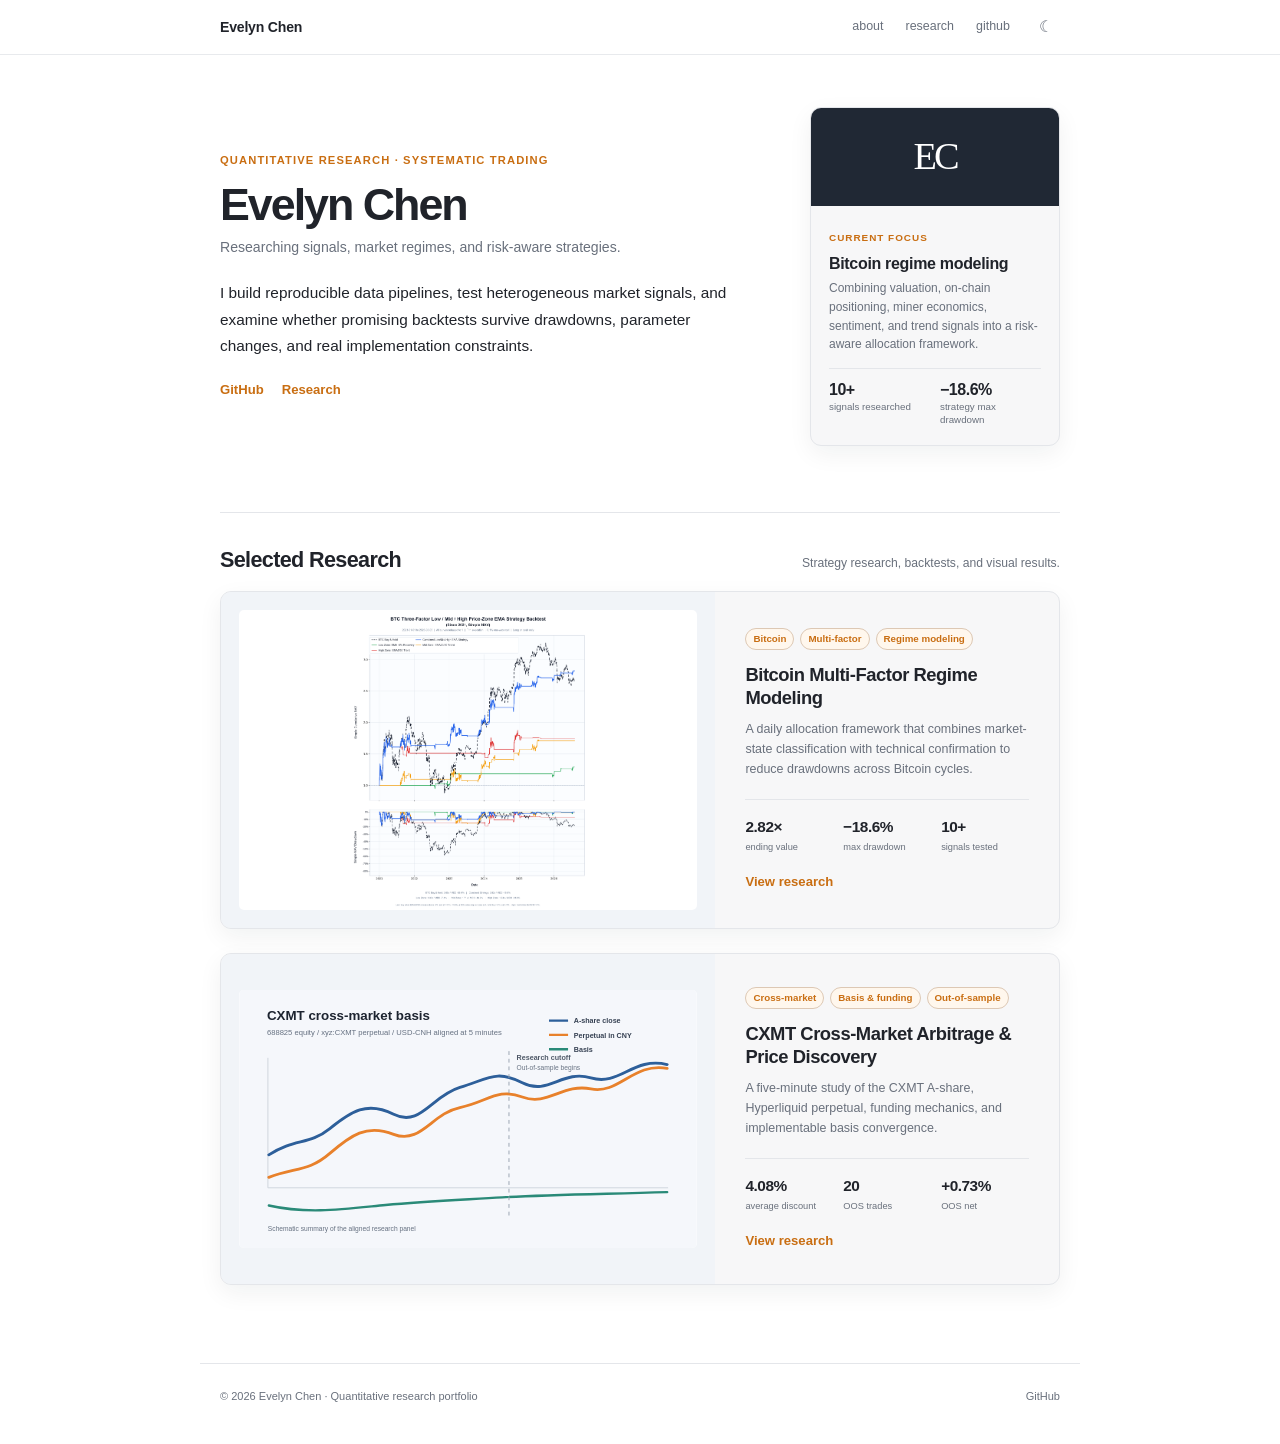
<file: index.html>
<!doctype html>
<html lang="en">
<head>
  <meta charset="utf-8" />
  <meta name="viewport" content="width=device-width, initial-scale=1" />
  <meta name="description" content="Evelyn Chen's quantitative research portfolio, featuring Bitcoin regime modeling and CXMT cross-market arbitrage." />
  <meta name="color-scheme" content="light dark" />
  <title>Evelyn Chen · Quantitative Research</title>
  <link rel="icon" type="image/svg+xml" href="data:image/svg+xml,%3Csvg xmlns='http://www.w3.org/2000/svg' viewBox='0 0 64 64'%3E%3Ccircle cx='32' cy='32' r='29' fill='%23f7931a'/%3E%3Cpath d='M19 17h28v7H28v5h16v7H28v5h19v7H19z' fill='white'/%3E%3C/svg%3E" />
  <link rel="stylesheet" href="/assets/academic.css" />
</head>
<body data-content-source="/content/home.json">
  <header class="site-header">
    <div class="header-inner">
      <a class="brand" href="/" aria-label="Evelyn Chen home">Evelyn Chen</a>
      <nav class="nav" aria-label="Primary navigation">
        <a href="#about">about</a>
        <a href="#research">research</a>
        <a href="https://github.com/evelync560" rel="noreferrer">github</a>
        <button class="theme-button" type="button" data-theme-toggle aria-label="Toggle dark mode">☾</button>
      </nav>
    </div>
  </header>

  <main class="home-main">
    <section class="profile-section" id="about" aria-labelledby="home-title">
      <div class="profile-copy">
        <p class="eyebrow" data-content-text="eyebrow">Quantitative Research · Systematic Trading</p>
        <h1 id="home-title"><span data-content-text="first_name">Evelyn</span> <span data-content-text="last_name">Chen</span></h1>
        <p class="profile-role" data-content-text="role">Researching signals, market regimes, and risk-aware strategies.</p>
        <p class="profile-intro" data-content-text="intro">I build reproducible data pipelines, test heterogeneous market signals, and examine whether promising backtests survive drawdowns, parameter changes, and real implementation constraints.</p>
        <div class="profile-links" aria-label="Profile links">
          <a href="https://github.com/evelync560" rel="noreferrer">GitHub</a>
          <a href="#research">Research</a>
        </div>
      </div>
      <aside class="profile-card" aria-label="Current research focus">
        <div class="monogram" aria-hidden="true">EC</div>
        <div class="profile-card-copy">
          <span class="focus-label" data-content-text="focus_label">CURRENT FOCUS</span>
          <h2 data-content-text="focus_title">Bitcoin regime modeling</h2>
          <p data-content-text="focus_description">Combining valuation, on-chain positioning, miner economics, sentiment, and trend signals into a risk-aware allocation framework.</p>
          <div class="focus-metrics" data-content-list="focus_metrics">
            <div><strong>10+</strong><span>signals researched</span></div>
            <div><strong>−18.6%</strong><span>strategy max drawdown</span></div>
          </div>
        </div>
      </aside>
    </section>

    <section class="research-section" id="research" aria-labelledby="research-title">
      <div class="section-heading">
        <h2 class="section-title" id="research-title" data-content-text="research_section_title">Selected Research</h2>
        <p>Strategy research, backtests, and visual results.</p>
      </div>
      <div class="project-list" data-content-list="projects">
        <article class="project-card">
          <div class="project-visual">
            <img src="/assets/btc_three_factor_low_mid_high_ema_2021_simple_en.png" alt="Bitcoin valuation regimes and technical signals" />
          </div>
          <div class="project-content">
            <div class="tags" aria-label="Research topics"><span class="tag">Bitcoin</span><span class="tag">Multi-factor</span><span class="tag">Regime modeling</span></div>
            <h3>Bitcoin Multi-Factor Regime Modeling</h3>
            <p class="project-summary">A daily allocation framework that combines market-state classification with technical confirmation to reduce drawdowns across Bitcoin cycles.</p>
            <div class="project-metrics" aria-label="Headline results"><div><strong>2.82×</strong><span>ending value</span></div><div><strong>−18.6%</strong><span>max drawdown</span></div><div><strong>10+</strong><span>signals tested</span></div></div>
            <a class="project-link" href="/research/bitcoin-multi-factor-regime-modeling/">View research</a>
          </div>
        </article>
        <article class="project-card">
          <div class="project-visual">
            <img src="/assets/cxmt-basis-overview.svg" alt="CXMT A-share and Hyperliquid perpetual basis research schematic" />
          </div>
          <div class="project-content">
            <div class="tags" aria-label="Research topics"><span class="tag">Cross-market</span><span class="tag">Basis &amp; funding</span><span class="tag">Out-of-sample</span></div>
            <h3>CXMT Cross-Market Arbitrage &amp; Price Discovery</h3>
            <p class="project-summary">A five-minute study of the CXMT A-share, Hyperliquid perpetual, funding mechanics, and implementable basis convergence.</p>
            <div class="project-metrics" aria-label="Headline results"><div><strong>4.08%</strong><span>average discount</span></div><div><strong>20</strong><span>OOS trades</span></div><div><strong>+0.73%</strong><span>OOS net</span></div></div>
            <a class="project-link" href="/research/cxmt-cross-market-arbitrage/">View research</a>
          </div>
        </article>
      </div>
    </section>
  </main>

  <footer class="site-footer">
    <span data-content-text="footer_text">© 2026 Evelyn Chen · Quantitative research portfolio</span>
    <a href="https://github.com/evelync560" rel="noreferrer">GitHub</a>
  </footer>
  <script src="/assets/site.js"></script>
</body>
</html>
</file>
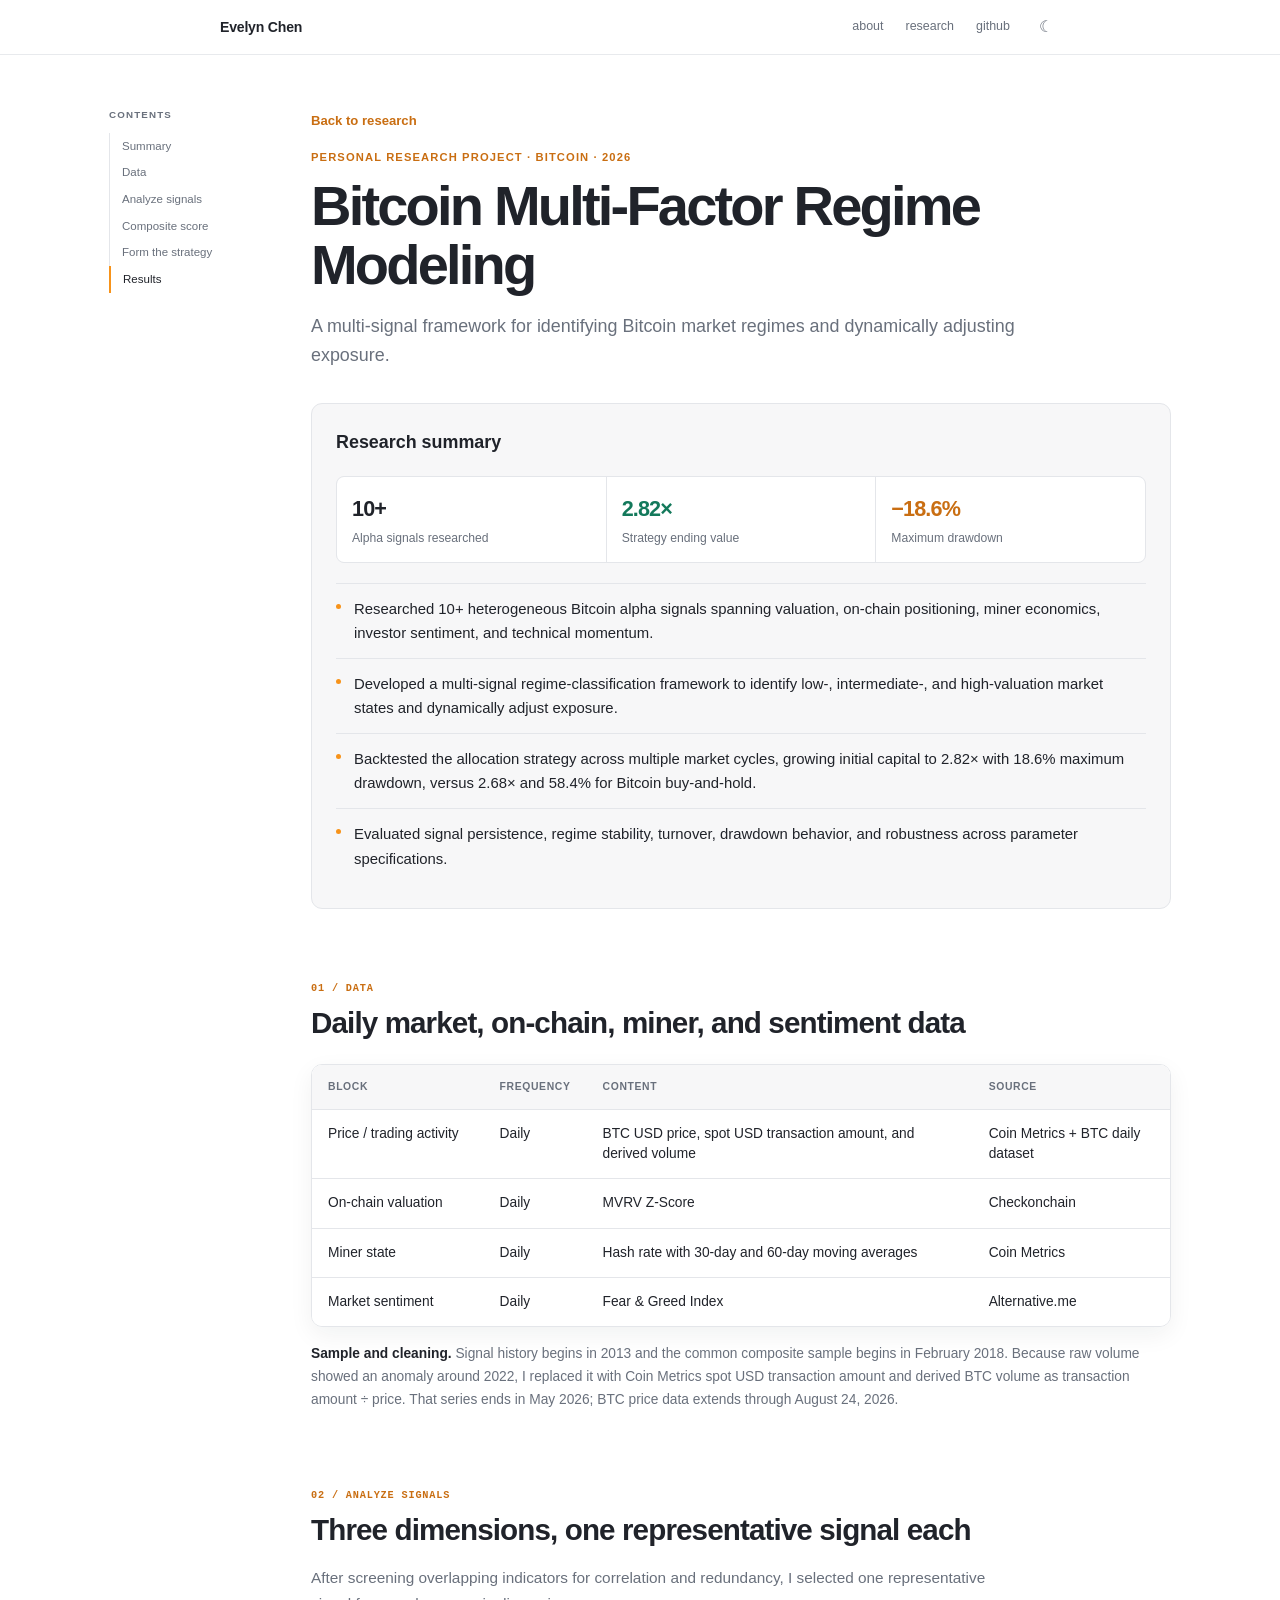
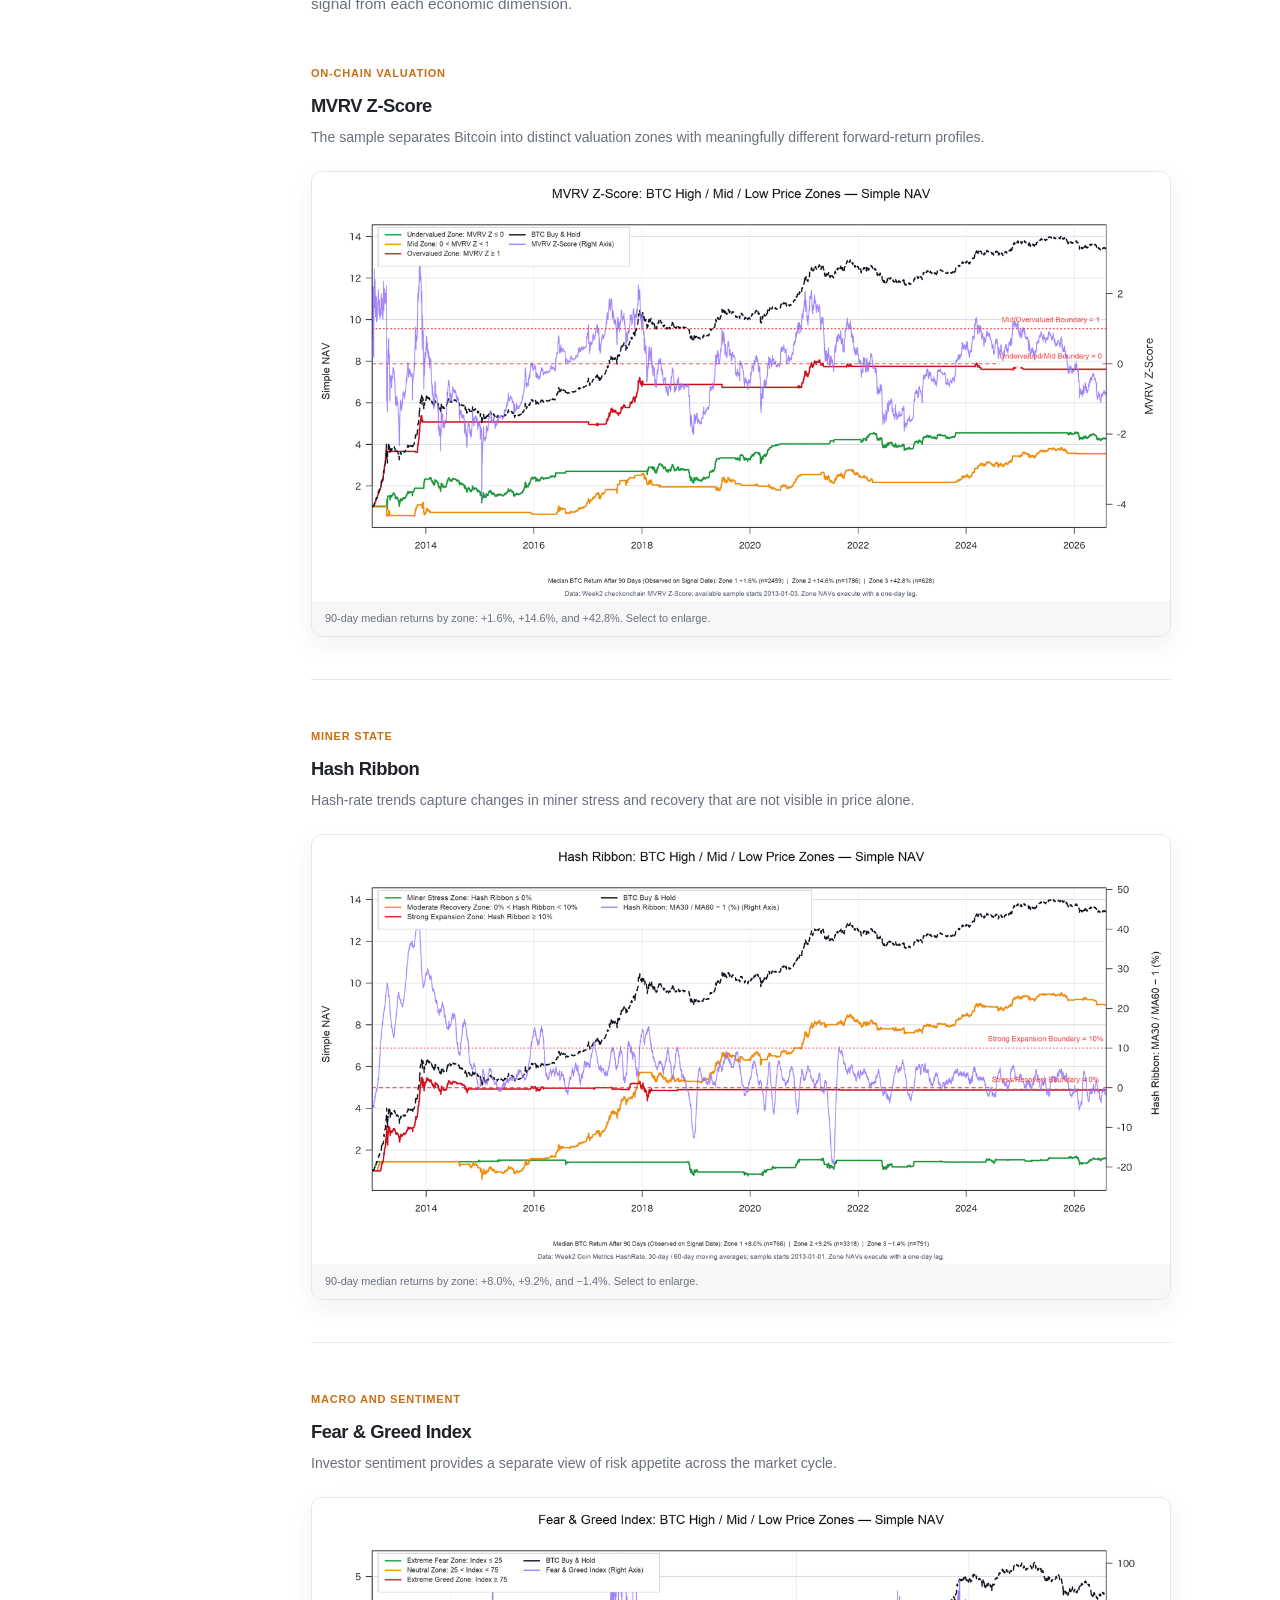
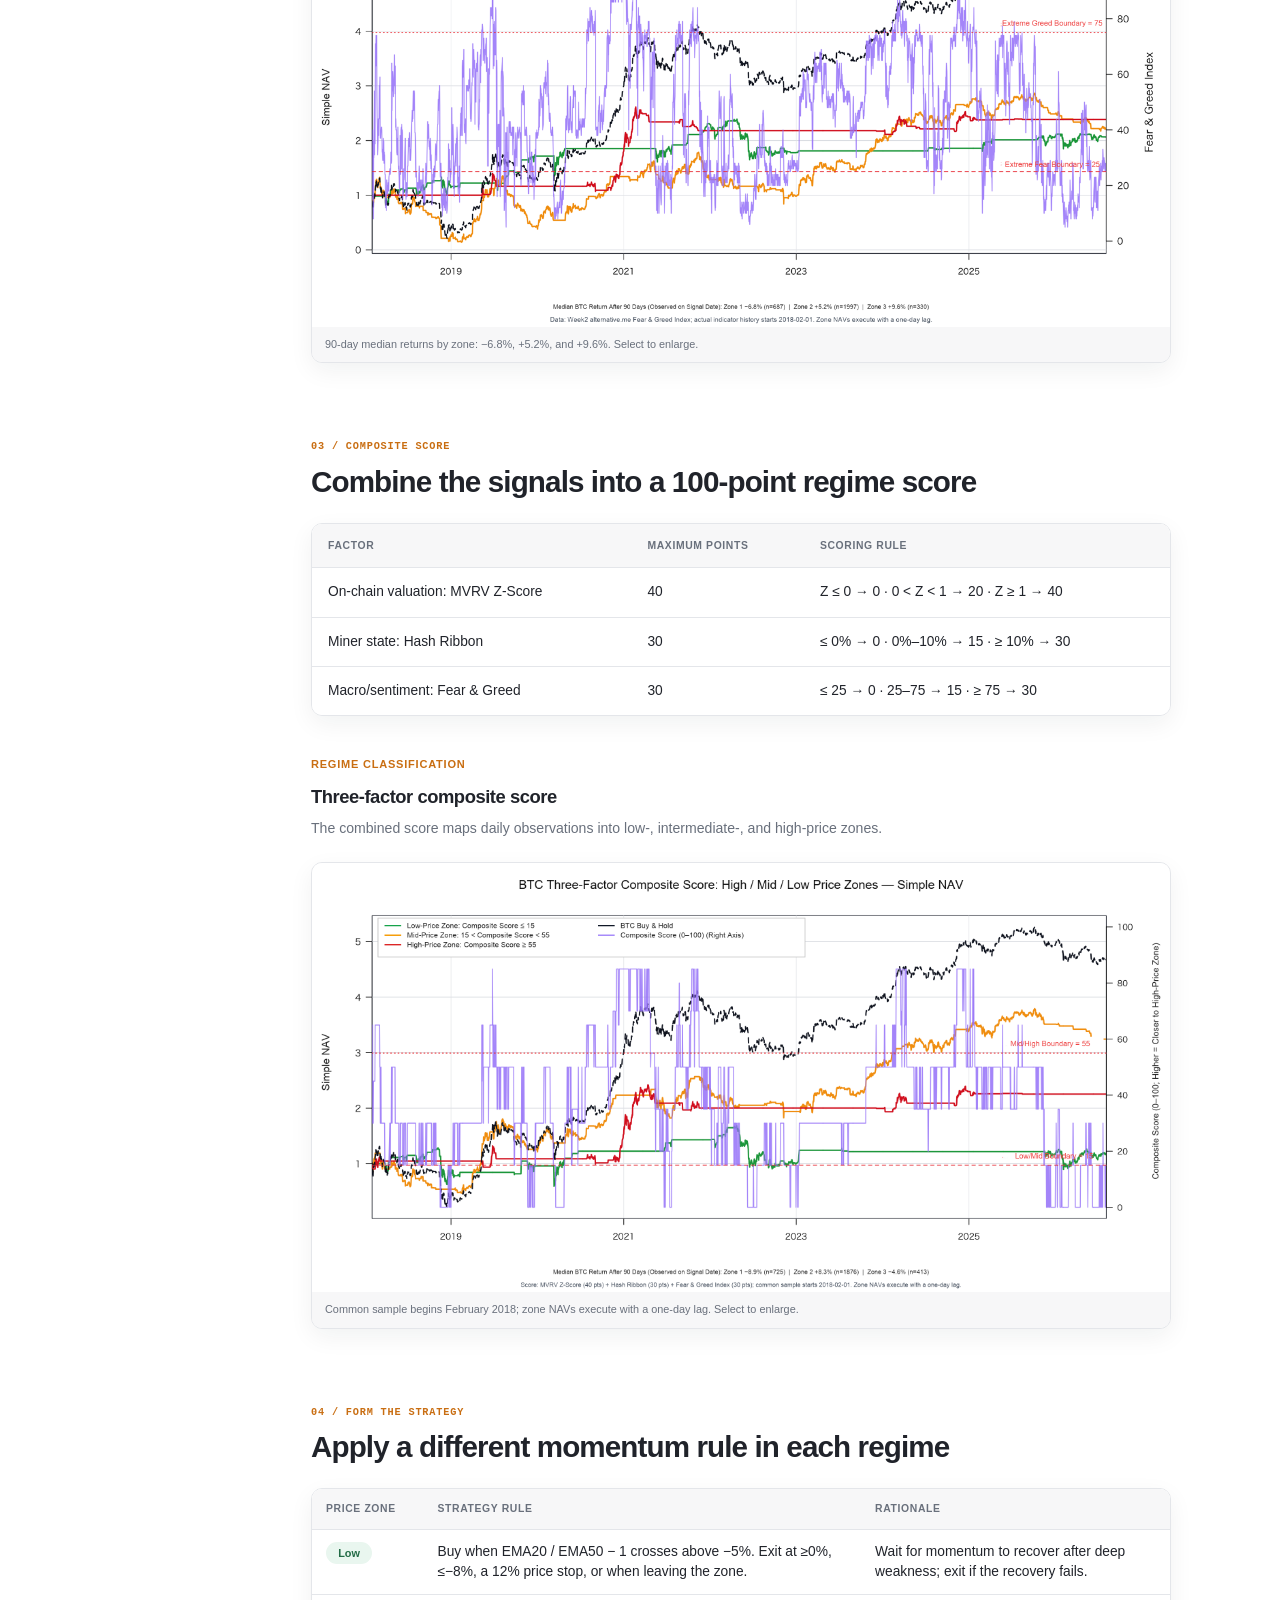
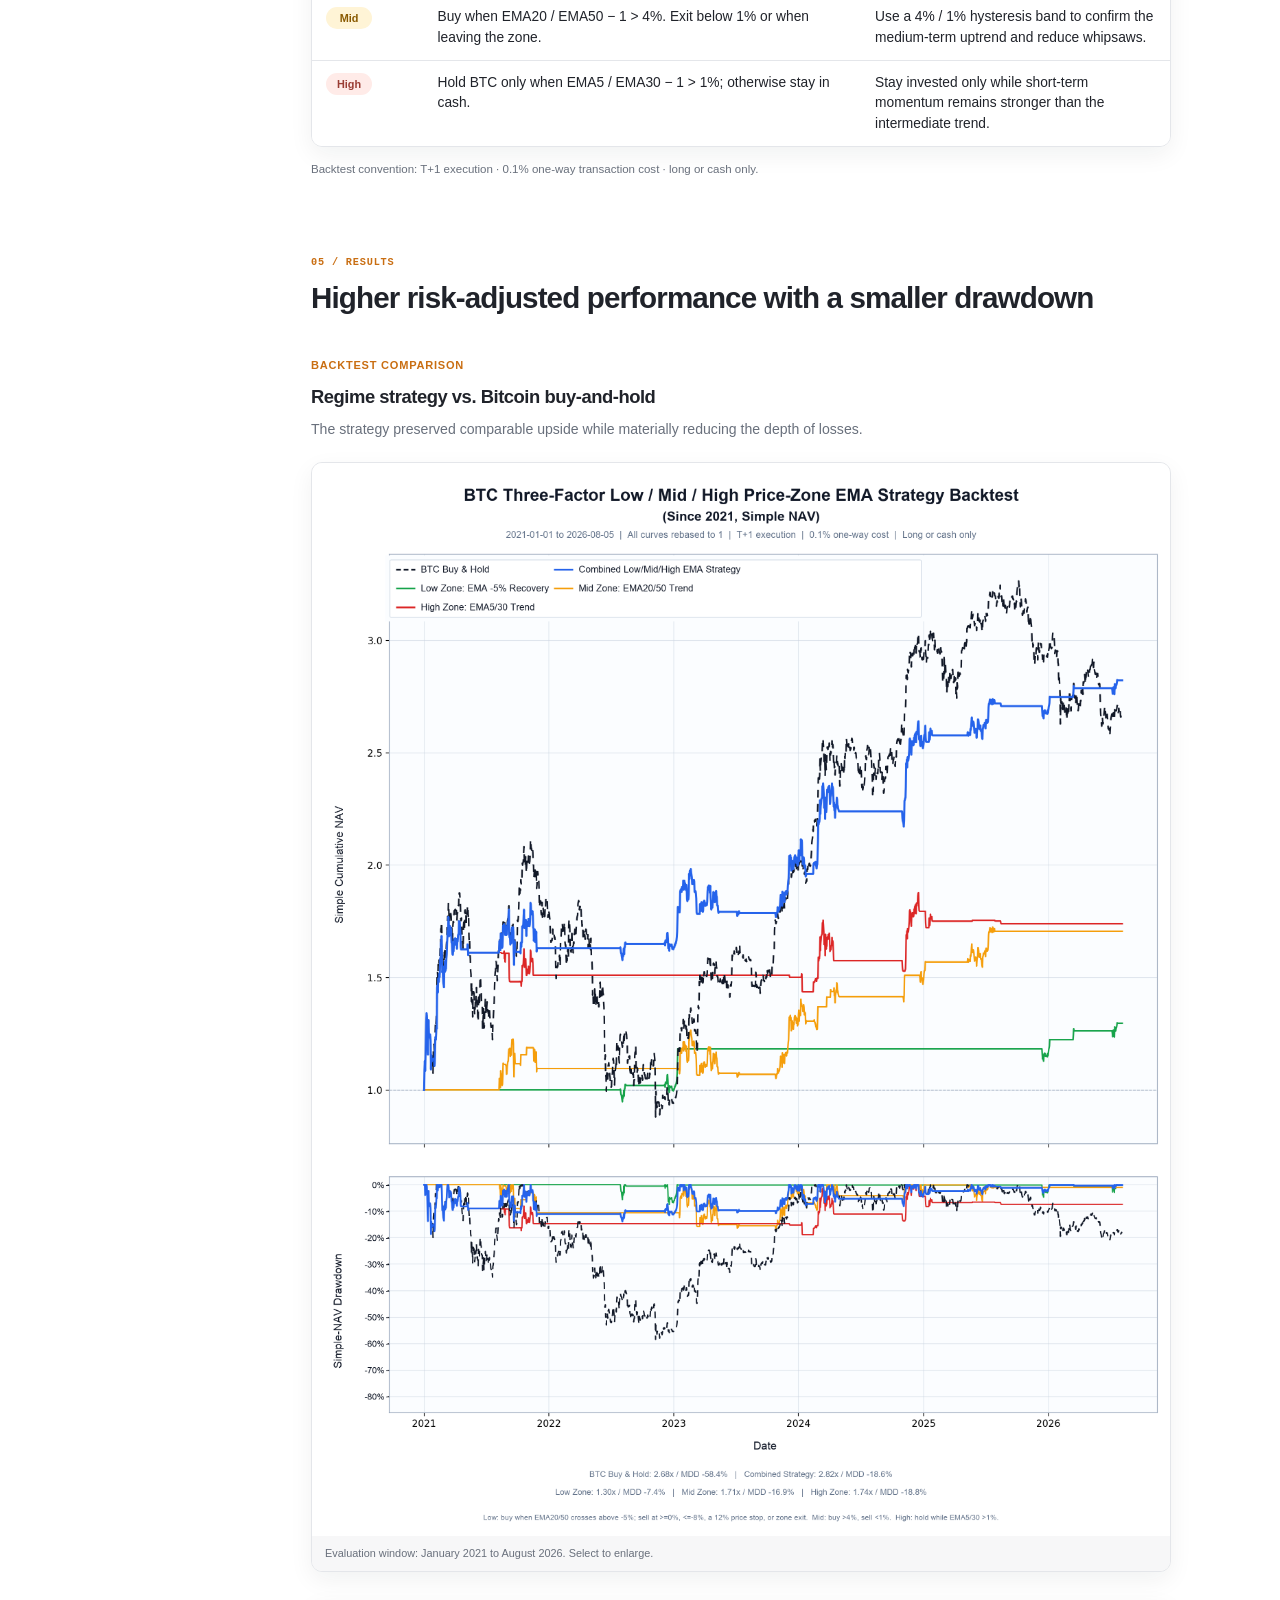
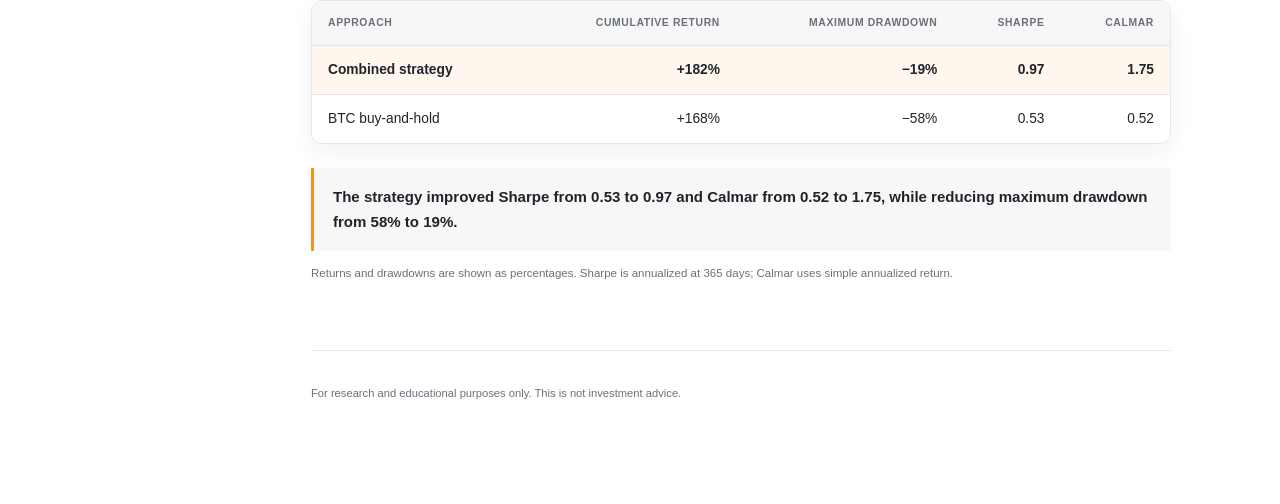
<file: research/bitcoin-multi-factor-regime-modeling/index.html>
<!doctype html>
<html lang="en">
<head>
  <meta charset="utf-8" />
  <meta name="viewport" content="width=device-width, initial-scale=1" />
  <meta name="description" content="A concise, chart-led summary of Evelyn Chen's Bitcoin multi-factor regime modeling research." />
  <meta name="color-scheme" content="light dark" />
  <title>Bitcoin Multi-Factor Regime Modeling · Evelyn Chen</title>
  <link rel="icon" type="image/svg+xml" href="data:image/svg+xml,%3Csvg xmlns='http://www.w3.org/2000/svg' viewBox='0 0 64 64'%3E%3Ccircle cx='32' cy='32' r='29' fill='%23f7931a'/%3E%3Cpath d='M19 17h28v7H28v5h16v7H28v5h19v7H19z' fill='white'/%3E%3C/svg%3E" />
  <link rel="stylesheet" href="/assets/academic.css" />
</head>
<body data-content-source="/content/bitcoin.json">
  <header class="site-header">
    <div class="header-inner">
      <a class="brand" href="/" aria-label="Evelyn Chen home">Evelyn Chen</a>
      <nav class="nav" aria-label="Primary navigation">
        <a href="/#about">about</a>
        <a href="/#research">research</a>
        <a href="https://github.com/evelync560" rel="noreferrer">github</a>
        <button class="theme-button" type="button" data-theme-toggle aria-label="Toggle dark mode">☾</button>
      </nav>
    </div>
  </header>

  <main class="article-main">
    <aside class="toc" aria-label="Contents">
      <div class="toc-label">CONTENTS</div>
      <nav>
        <a href="#summary">Summary</a>
        <a href="#data">Data</a>
        <a href="#signals">Analyze signals</a>
        <a href="#composite">Composite score</a>
        <a href="#strategy">Form the strategy</a>
        <a href="#results">Results</a>
      </nav>
    </aside>

    <article>
      <a class="back-link" href="/#research">Back to research</a>
      <p class="eyebrow" data-content-text="eyebrow">Personal Research Project · Bitcoin · 2026</p>
      <h1 class="article-title" data-content-text="title">Bitcoin Multi-Factor Regime Modeling</h1>
      <p class="article-subtitle" data-content-text="subtitle">A multi-signal framework for identifying Bitcoin market regimes and dynamically adjusting exposure.</p>

      <div class="thesis" id="summary">
        <h2 data-content-text="summary_title">Research summary</h2>
        <div class="metric-grid" aria-label="Headline results" data-content-list="summary_metrics">
          <div class="metric"><span class="metric-value">10+</span><span class="metric-label">Alpha signals researched</span></div>
          <div class="metric positive"><span class="metric-value">2.82×</span><span class="metric-label">Strategy ending value</span></div>
          <div class="metric risk"><span class="metric-value">−18.6%</span><span class="metric-label">Maximum drawdown</span></div>
        </div>
        <ul class="resume-points" data-content-list="summary_bullets">
          <li>Researched 10+ heterogeneous Bitcoin alpha signals spanning valuation, on-chain positioning, miner economics, investor sentiment, and technical momentum.</li>
          <li>Developed a multi-signal regime-classification framework to identify low-, intermediate-, and high-valuation market states and dynamically adjust exposure.</li>
          <li>Backtested the allocation strategy across multiple market cycles, growing initial capital to 2.82× with 18.6% maximum drawdown, versus 2.68× and 58.4% for Bitcoin buy-and-hold.</li>
          <li>Evaluated signal persistence, regime stability, turnover, drawdown behavior, and robustness across parameter specifications.</li>
        </ul>
      </div>

      <section class="article-section" id="data">
        <span class="section-kicker">01 / DATA</span>
        <h2 data-content-text="data_title">Daily market, on-chain, miner, and sentiment data</h2>
        <div class="table-wrap data-table-wrap">
          <table class="research-table data-table">
            <thead><tr><th>Block</th><th>Frequency</th><th>Content</th><th>Source</th></tr></thead>
            <tbody data-content-list="data_rows">
              <tr><td>Price / trading activity</td><td>Daily</td><td>BTC USD price, spot USD transaction amount, and derived volume</td><td>Coin Metrics + BTC daily dataset</td></tr>
              <tr><td>On-chain valuation</td><td>Daily</td><td>MVRV Z-Score</td><td>Checkonchain</td></tr>
              <tr><td>Miner state</td><td>Daily</td><td>Hash rate with 30-day and 60-day moving averages</td><td>Coin Metrics</td></tr>
              <tr><td>Market sentiment</td><td>Daily</td><td>Fear &amp; Greed Index</td><td>Alternative.me</td></tr>
            </tbody>
          </table>
        </div>
        <p class="data-note"><strong>Sample and cleaning.</strong> <span data-content-text="data_note">Signal history begins in 2013 and the common composite sample begins in February 2018. Because raw volume showed an anomaly around 2022, I replaced it with Coin Metrics spot USD transaction amount and derived BTC volume as transaction amount ÷ price. That series ends in May 2026; BTC price data extends through August 24, 2026.</span></p>
      </section>

      <section class="article-section" id="signals">
        <span class="section-kicker">02 / ANALYZE SIGNALS</span>
        <h2>Three dimensions, one representative signal each</h2>
        <p class="section-intro" data-content-text="signal_intro">After screening overlapping indicators for correlation and redundancy, I selected one representative signal from each economic dimension.</p>

        <div class="signal-block" data-content-figure="0">
          <span class="signal-label" data-figure-kicker>On-chain valuation</span>
          <h3 data-figure-title>MVRV Z-Score</h3>
          <p class="signal-insight" data-figure-insight>The sample separates Bitcoin into distinct valuation zones with meaningfully different forward-return profiles.</p>
          <figure class="figure"><button type="button" data-lightbox="/assets/mvrv-z-score-zones.png" aria-label="Enlarge MVRV Z-Score chart"><img src="/assets/mvrv-z-score-zones.png" alt="MVRV Z-Score Bitcoin price zones and simple NAV" loading="lazy" /></button><figcaption>90-day median returns by zone: +1.6%, +14.6%, and +42.8%. Select to enlarge.</figcaption></figure>
        </div>

        <div class="signal-block" data-content-figure="1">
          <span class="signal-label" data-figure-kicker>Miner state</span>
          <h3 data-figure-title>Hash Ribbon</h3>
          <p class="signal-insight" data-figure-insight>Hash-rate trends capture changes in miner stress and recovery that are not visible in price alone.</p>
          <figure class="figure"><button type="button" data-lightbox="/assets/hash-ribbon-zones.png" aria-label="Enlarge Hash Ribbon chart"><img src="/assets/hash-ribbon-zones.png" alt="Hash Ribbon Bitcoin price zones and simple NAV" loading="lazy" /></button><figcaption>90-day median returns by zone: +8.0%, +9.2%, and −1.4%. Select to enlarge.</figcaption></figure>
        </div>

        <div class="signal-block" data-content-figure="2">
          <span class="signal-label" data-figure-kicker>Macro and sentiment</span>
          <h3 data-figure-title>Fear &amp; Greed Index</h3>
          <p class="signal-insight" data-figure-insight>Investor sentiment provides a separate view of risk appetite across the market cycle.</p>
          <figure class="figure"><button type="button" data-lightbox="/assets/fear-greed-zones.png" aria-label="Enlarge Fear and Greed chart"><img src="/assets/fear-greed-zones.png" alt="Fear and Greed Index Bitcoin price zones and simple NAV" loading="lazy" /></button><figcaption>90-day median returns by zone: −6.8%, +5.2%, and +9.6%. Select to enlarge.</figcaption></figure>
        </div>
      </section>

      <section class="article-section" id="composite">
        <span class="section-kicker">03 / COMPOSITE SCORE</span>
        <h2>Combine the signals into a 100-point regime score</h2>
        <div class="table-wrap">
          <table class="research-table">
            <thead><tr><th>Factor</th><th>Maximum points</th><th>Scoring rule</th></tr></thead>
            <tbody data-content-list="scoring_rows">
              <tr><td>On-chain valuation: MVRV Z-Score</td><td>40</td><td>Z ≤ 0 → 0 · 0 &lt; Z &lt; 1 → 20 · Z ≥ 1 → 40</td></tr>
              <tr><td>Miner state: Hash Ribbon</td><td>30</td><td>≤ 0% → 0 · 0%–10% → 15 · ≥ 10% → 30</td></tr>
              <tr><td>Macro/sentiment: Fear &amp; Greed</td><td>30</td><td>≤ 25 → 0 · 25–75 → 15 · ≥ 75 → 30</td></tr>
            </tbody>
          </table>
        </div>
        <div class="signal-block composite-figure" data-content-figure="3">
          <span class="signal-label" data-figure-kicker>Regime classification</span>
          <h3 data-figure-title>Three-factor composite score</h3>
          <p class="signal-insight" data-figure-insight>The combined score maps daily observations into low-, intermediate-, and high-price zones.</p>
          <figure class="figure"><button type="button" data-lightbox="/assets/composite-score-zones.png" aria-label="Enlarge composite score chart"><img src="/assets/composite-score-zones.png" alt="Bitcoin three-factor composite score zones and simple NAV" loading="lazy" /></button><figcaption>Common sample begins February 2018; zone NAVs execute with a one-day lag. Select to enlarge.</figcaption></figure>
        </div>
      </section>

      <section class="article-section" id="strategy">
        <span class="section-kicker">04 / FORM THE STRATEGY</span>
        <h2>Apply a different momentum rule in each regime</h2>
        <div class="table-wrap">
          <table class="research-table strategy-table">
            <thead><tr><th>Price zone</th><th>Strategy rule</th><th>Rationale</th></tr></thead>
            <tbody data-content-list="strategy_rows">
              <tr><td><span class="zone zone-low">Low</span></td><td>Buy when EMA20 / EMA50 − 1 crosses above −5%. Exit at ≥0%, ≤−8%, a 12% price stop, or when leaving the zone.</td><td>Wait for momentum to recover after deep weakness; exit if the recovery fails.</td></tr>
              <tr><td><span class="zone zone-mid">Mid</span></td><td>Buy when EMA20 / EMA50 − 1 &gt; 4%. Exit below 1% or when leaving the zone.</td><td>Use a 4% / 1% hysteresis band to confirm the medium-term uptrend and reduce whipsaws.</td></tr>
              <tr><td><span class="zone zone-high">High</span></td><td>Hold BTC only when EMA5 / EMA30 − 1 &gt; 1%; otherwise stay in cash.</td><td>Stay invested only while short-term momentum remains stronger than the intermediate trend.</td></tr>
            </tbody>
          </table>
        </div>
        <p class="method-note" data-content-text="strategy_note">Backtest convention: T+1 execution · 0.1% one-way transaction cost · long or cash only.</p>
      </section>

      <section class="article-section" id="results">
        <span class="section-kicker">05 / RESULTS</span>
        <h2>Higher risk-adjusted performance with a smaller drawdown</h2>
        <div class="signal-block result-figure" data-content-figure="4">
          <span class="signal-label" data-figure-kicker>Backtest comparison</span>
          <h3 data-figure-title>Regime strategy vs. Bitcoin buy-and-hold</h3>
          <p class="signal-insight" data-figure-insight>The strategy preserved comparable upside while materially reducing the depth of losses.</p>
          <figure class="figure"><button type="button" data-lightbox="/assets/btc_three_factor_low_mid_high_ema_2021_simple_en.png" aria-label="Enlarge strategy results chart"><img src="/assets/btc_three_factor_low_mid_high_ema_2021_simple_en.png" alt="Bitcoin regime strategy compared with buy-and-hold since 2021" loading="lazy" /></button><figcaption>Evaluation window: January 2021 to August 2026. Select to enlarge.</figcaption></figure>
        </div>
        <div class="table-wrap results-wrap">
          <table class="research-table results-table">
            <thead><tr><th>Approach</th><th>Cumulative return</th><th>Maximum drawdown</th><th>Sharpe</th><th>Calmar</th></tr></thead>
            <tbody data-content-list="result_rows">
              <tr><td>Combined strategy</td><td>+182%</td><td>−19%</td><td>0.97</td><td>1.75</td></tr>
              <tr><td>BTC buy-and-hold</td><td>+168%</td><td>−58%</td><td>0.53</td><td>0.52</td></tr>
            </tbody>
          </table>
        </div>
        <p class="result-callout" data-content-text="result_summary">The strategy improved Sharpe from 0.53 to 0.97 and Calmar from 0.52 to 1.75, while reducing maximum drawdown from 58% to 19%.</p>
        <p class="method-note">Returns and drawdowns are shown as percentages. Sharpe is annualized at 365 days; Calmar uses simple annualized return.</p>
      </section>

      <footer class="article-footer"><p data-content-text="footer_text">For research and educational purposes only. This is not investment advice.</p></footer>
    </article>
  </main>

  <dialog id="lightbox" aria-label="Enlarged research figure"><button class="dialog-close" type="button" aria-label="Close enlarged figure">×</button><img id="lightboxImage" alt="" /></dialog>
  <script src="/assets/site.js"></script>
</body>
</html>
</file>
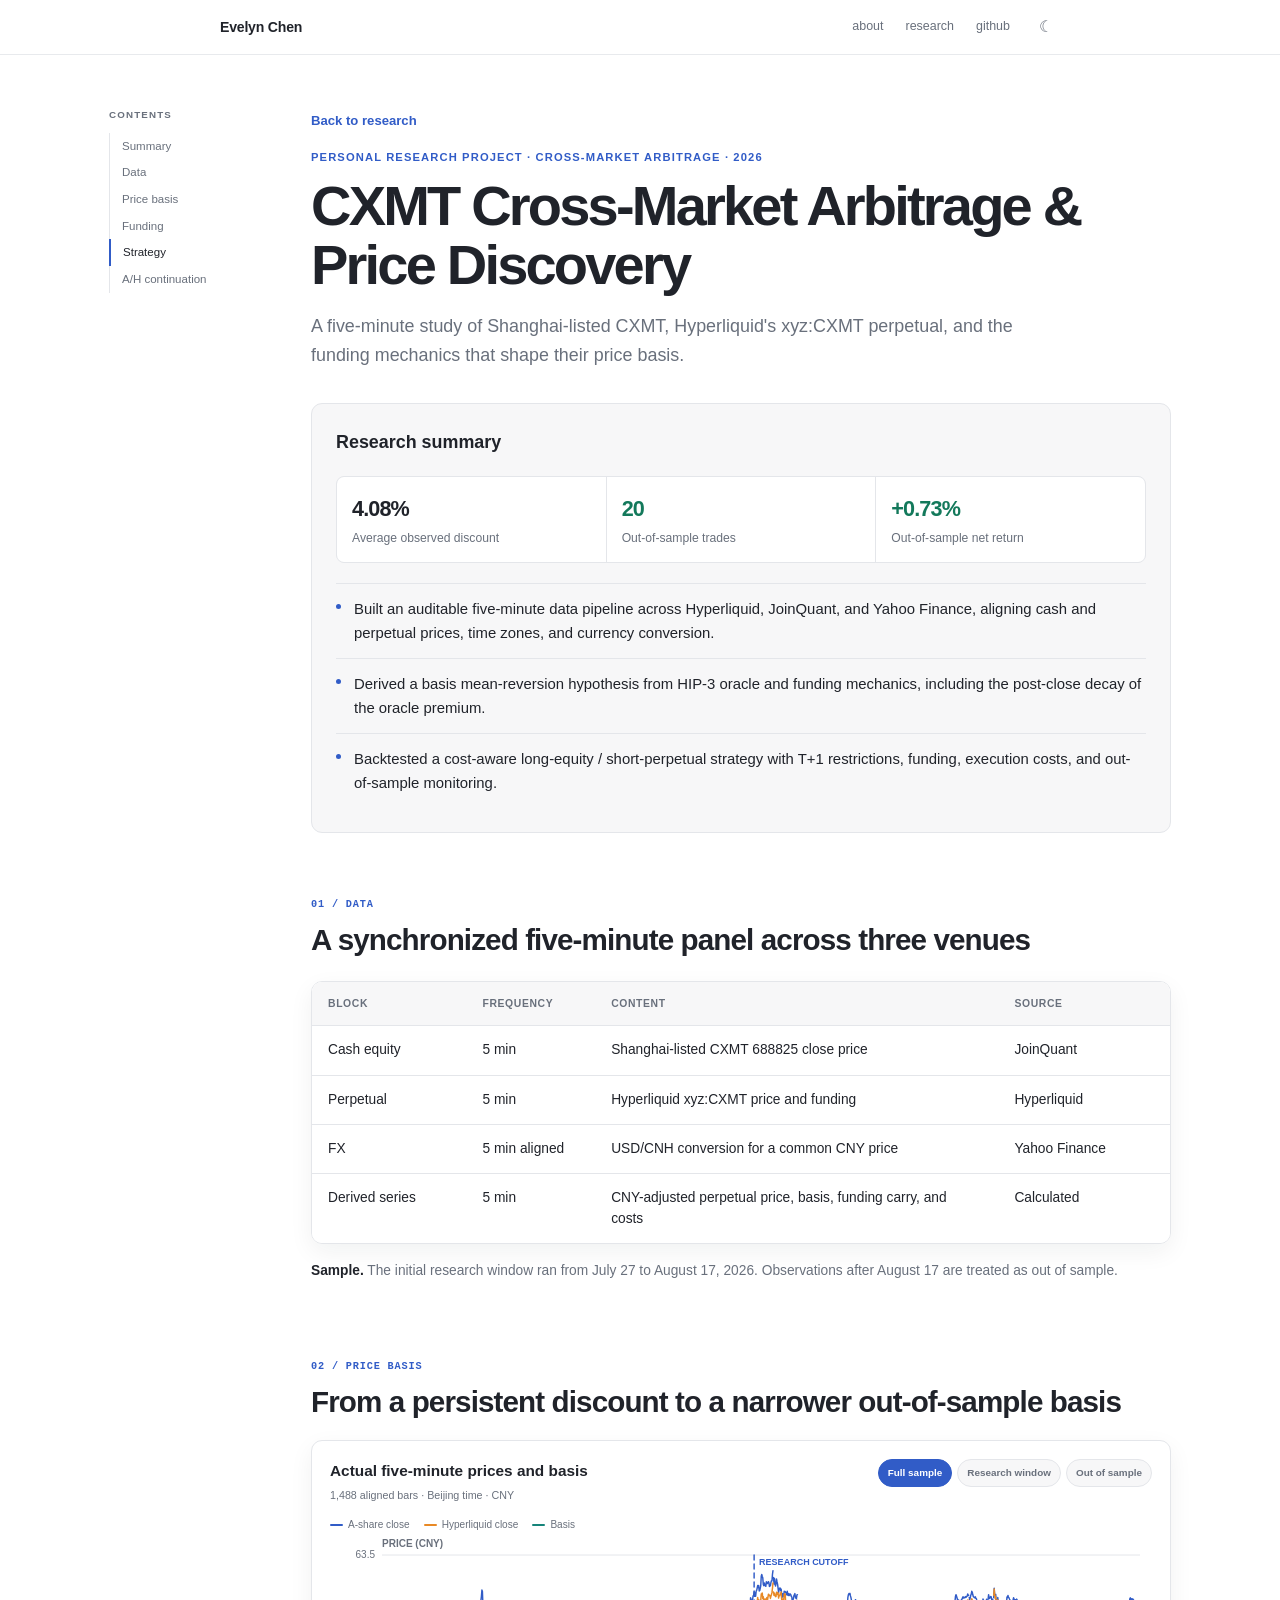
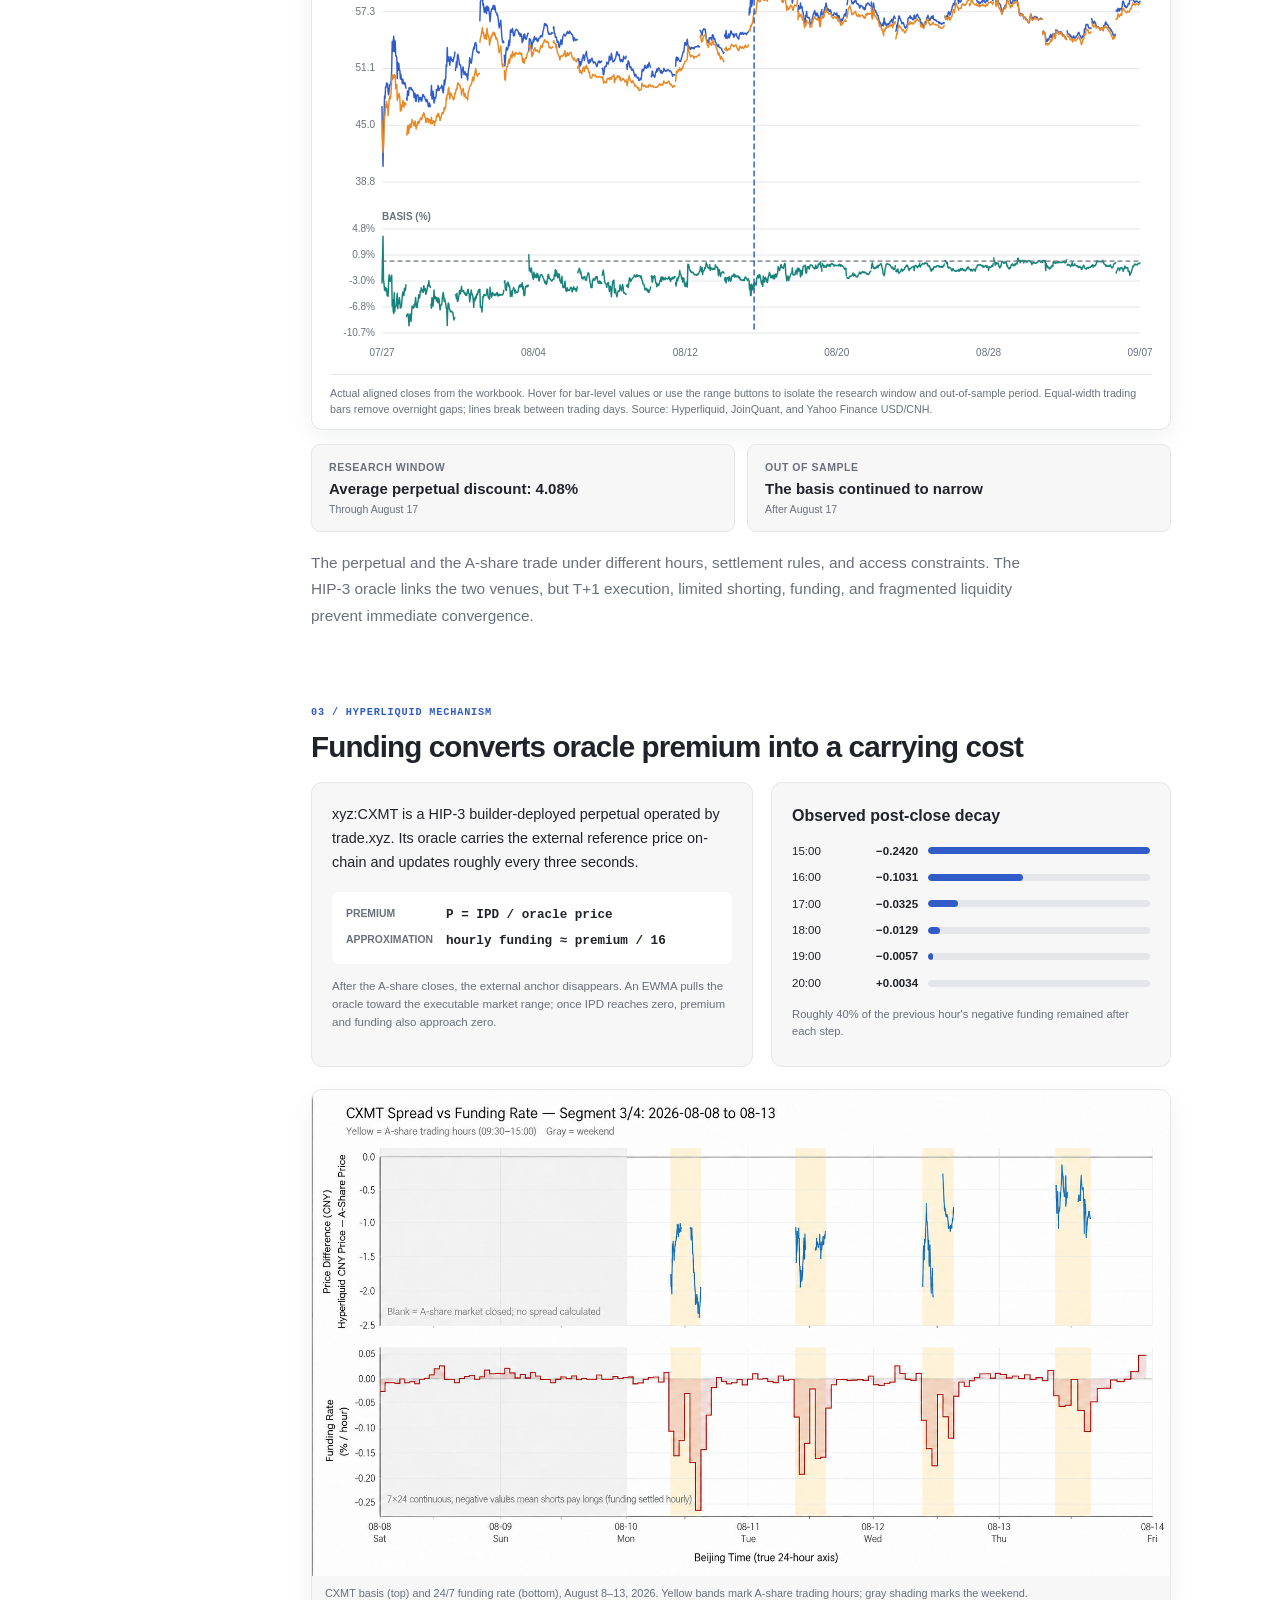
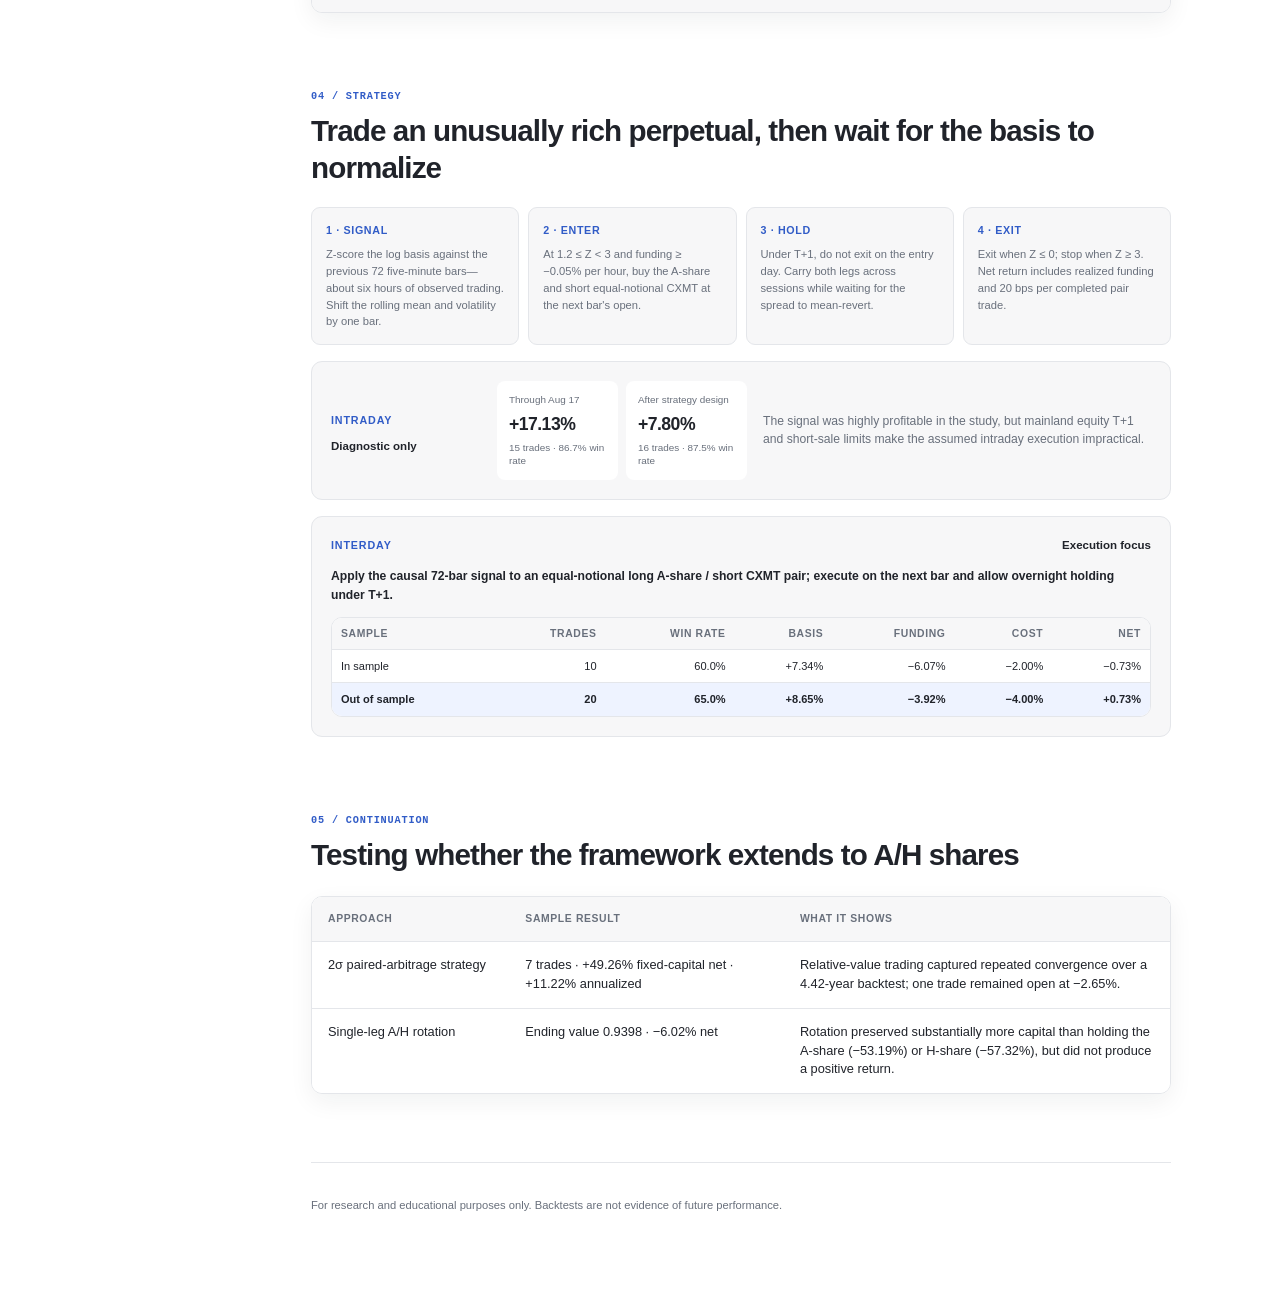
<file: research/cxmt-cross-market-arbitrage/index.html>
<!doctype html>
<html lang="en">
<head>
  <meta charset="utf-8" />
  <meta name="viewport" content="width=device-width, initial-scale=1" />
  <meta name="description" content="CXMT cross-market basis, funding, and arbitrage research by Evelyn Chen." />
  <meta name="color-scheme" content="light dark" />
  <title>CXMT Cross-Market Arbitrage · Evelyn Chen</title>
  <link rel="icon" type="image/svg+xml" href="data:image/svg+xml,%3Csvg xmlns='http://www.w3.org/2000/svg' viewBox='0 0 64 64'%3E%3Ccircle cx='32' cy='32' r='29' fill='%23315cc7'/%3E%3Cpath d='M18 21h28v7H18zm0 15h28v7H18z' fill='white'/%3E%3C/svg%3E" />
  <link rel="stylesheet" href="/assets/academic.css?v=20261015-cxmt-strategy" />
</head>
<body class="project-cxmt" data-content-source="/content/cxmt.json">
  <header class="site-header">
    <div class="header-inner">
      <a class="brand" href="/" aria-label="Evelyn Chen home">Evelyn Chen</a>
      <nav class="nav" aria-label="Primary navigation">
        <a href="/#about">about</a>
        <a href="/#research">research</a>
        <a href="https://github.com/evelync560" rel="noreferrer">github</a>
        <button class="theme-button" type="button" data-theme-toggle aria-label="Toggle dark mode">☾</button>
      </nav>
    </div>
  </header>

  <main class="article-main">
    <aside class="toc" aria-label="Contents">
      <div class="toc-label">CONTENTS</div>
      <nav>
        <a href="#summary">Summary</a>
        <a href="#data">Data</a>
        <a href="#basis">Price basis</a>
        <a href="#funding">Funding</a>
        <a href="#strategy">Strategy</a>
        <a href="#continuation">A/H continuation</a>
      </nav>
    </aside>

    <article>
      <a class="back-link" href="/#research">Back to research</a>
      <p class="eyebrow" data-content-text="eyebrow">Personal Research Project · Cross-Market Arbitrage · 2026</p>
      <h1 class="article-title" data-content-text="title">CXMT Cross-Market Arbitrage &amp; Price Discovery</h1>
      <p class="article-subtitle" data-content-text="subtitle">A five-minute study of Shanghai-listed CXMT, Hyperliquid's xyz:CXMT perpetual, and the funding mechanics that shape their price basis.</p>

      <div class="thesis" id="summary">
        <h2 data-content-text="summary_title">Research summary</h2>
        <div class="metric-grid" aria-label="Headline results" data-content-list="summary_metrics">
          <div class="metric"><span class="metric-value">4.08%</span><span class="metric-label">Average observed discount</span></div>
          <div class="metric positive"><span class="metric-value">20</span><span class="metric-label">Out-of-sample trades</span></div>
          <div class="metric positive"><span class="metric-value">+0.73%</span><span class="metric-label">Out-of-sample net return</span></div>
        </div>
        <ul class="resume-points" data-content-list="summary_bullets">
          <li>Built an auditable five-minute data pipeline across Hyperliquid, JoinQuant, and Yahoo Finance, aligning cash and perpetual prices, time zones, and currency conversion.</li>
          <li>Derived a basis mean-reversion hypothesis from HIP-3 oracle and funding mechanics, including the post-close decay of the oracle premium.</li>
          <li>Backtested a cost-aware long-equity / short-perpetual strategy with T+1 restrictions, funding, execution costs, and out-of-sample monitoring.</li>
        </ul>
      </div>

      <section class="article-section" id="data">
        <span class="section-kicker">01 / DATA</span>
        <h2 data-content-text="data_title">A synchronized five-minute panel across three venues</h2>
        <div class="table-wrap data-table-wrap">
          <table class="research-table data-table cxmt-data-table">
            <thead><tr><th>Block</th><th>Frequency</th><th>Content</th><th>Source</th></tr></thead>
            <tbody data-content-list="data_rows">
              <tr><td>Cash equity</td><td>5 min</td><td>Shanghai-listed CXMT 688825 close price</td><td>JoinQuant</td></tr>
              <tr><td>Perpetual</td><td>5 min</td><td>Hyperliquid xyz:CXMT price and funding</td><td>Hyperliquid</td></tr>
              <tr><td>FX</td><td>5 min aligned</td><td>USD/CNH conversion for a common CNY price</td><td>Yahoo Finance</td></tr>
              <tr><td>Derived series</td><td>5 min</td><td>CNY-adjusted perpetual price, basis, funding carry, and costs</td><td>Calculated</td></tr>
            </tbody>
          </table>
        </div>
        <p class="data-note"><strong>Sample.</strong> <span data-content-text="data_note">The initial research window ran from July 27 to August 17, 2026. Observations after August 17 are treated as out of sample.</span></p>
      </section>

      <section class="article-section" id="basis">
        <span class="section-kicker">02 / PRICE BASIS</span>
        <h2>From a persistent discount to a narrower out-of-sample basis</h2>
        <div class="interactive-chart-card" data-cxmt-chart data-source="/assets/cxmt-price-basis-data.json">
          <div class="interactive-chart-header">
            <div>
              <h3 data-content-text="basis_chart_title">Actual five-minute prices and basis</h3>
              <p>1,488 aligned bars · Beijing time · CNY</p>
            </div>
            <div class="chart-range-controls" aria-label="Chart range">
              <button type="button" data-chart-range="full" aria-pressed="true">Full sample</button>
              <button type="button" data-chart-range="research" aria-pressed="false">Research window</button>
              <button type="button" data-chart-range="oos" aria-pressed="false">Out of sample</button>
            </div>
          </div>
          <div class="chart-legend" aria-hidden="true">
            <span><i class="legend-ashare"></i>A-share close</span>
            <span><i class="legend-hyperliquid"></i>Hyperliquid close</span>
            <span><i class="legend-basis"></i>Basis</span>
          </div>
          <div class="interactive-chart-stage">
            <canvas role="img" aria-label="Interactive chart of CXMT A-share and Hyperliquid prices in CNY with the percentage basis"></canvas>
            <div class="chart-tooltip" hidden></div>
          </div>
          <p class="interactive-chart-caption" data-content-text="basis_chart_caption">Actual aligned closes from the workbook. Hover for bar-level values or use the range buttons to isolate the research window and out-of-sample period. Equal-width trading bars remove overnight gaps; lines break between trading days.</p>
        </div>
        <div class="basis-periods">
          <div><span>Research window</span><strong data-content-text="basis_in_sample">Average perpetual discount: 4.08%</strong><small>Through August 17</small></div>
          <div><span>Out of sample</span><strong data-content-text="basis_out_sample">The basis continued to narrow</strong><small>After August 17</small></div>
        </div>
        <p class="section-intro" data-content-text="basis_explanation">The perpetual and the A-share trade under different hours, settlement rules, and access constraints. The HIP-3 oracle links the two venues, but T+1 execution, limited shorting, funding, and fragmented liquidity prevent immediate convergence.</p>
      </section>

      <section class="article-section" id="funding">
        <span class="section-kicker">03 / HYPERLIQUID MECHANISM</span>
        <h2>Funding converts oracle premium into a carrying cost</h2>
        <div class="mechanism-grid">
          <div class="mechanism-copy">
            <p data-content-text="funding_explanation">xyz:CXMT is a HIP-3 builder-deployed perpetual operated by trade.xyz. Its oracle carries the external reference price on-chain and updates roughly every three seconds.</p>
            <div class="formula-block" aria-label="Funding approximation">
              <span>Premium</span><code>P = IPD / oracle price</code>
              <span>Approximation</span><code>hourly funding ≈ premium / 16</code>
            </div>
            <p class="method-note" data-content-text="funding_note">After the A-share closes, the external anchor disappears. An EWMA pulls the oracle toward the executable market range; once IPD reaches zero, premium and funding also approach zero.</p>
          </div>
          <div class="decay-panel">
            <h3>Observed post-close decay</h3>
            <div class="decay-list" data-content-list="funding_decay_rows">
              <div><time>15:00</time><strong>−0.2420</strong><span style="--decay:100%"></span></div>
              <div><time>16:00</time><strong>−0.1031</strong><span style="--decay:42.6%"></span></div>
              <div><time>17:00</time><strong>−0.0325</strong><span style="--decay:13.4%"></span></div>
              <div><time>18:00</time><strong>−0.0129</strong><span style="--decay:5.3%"></span></div>
              <div><time>19:00</time><strong>−0.0057</strong><span style="--decay:2.4%"></span></div>
              <div><time>20:00</time><strong>+0.0034</strong><span style="--decay:0%"></span></div>
            </div>
            <p>Roughly 40% of the previous hour's negative funding remained after each step.</p>
          </div>
        </div>
        <figure class="figure funding-chart">
          <img src="/assets/cxmt-spread-funding-2026-08-08-13-en.png" alt="CXMT basis and funding rate from August 8 to August 13, 2026, with A-share trading windows highlighted" data-content-image="funding_chart_image" data-content-alt="funding_chart_alt" />
          <figcaption data-content-text="funding_chart_caption">CXMT basis (top) and 24/7 funding rate (bottom), August 8–13, 2026. Yellow bands mark A-share trading hours; gray shading marks the weekend.</figcaption>
        </figure>
      </section>

      <section class="article-section" id="strategy">
        <span class="section-kicker">04 / STRATEGY</span>
        <h2 data-content-text="strategy_title">Trade an unusually rich perpetual, then wait for the basis to normalize</h2>
        <div class="strategy-logic" data-content-list="strategy_steps" aria-label="Strategy rules">
          <div><strong>1 · Signal</strong><p>Z-score the log basis against the previous 72 five-minute bars—about six hours of observed trading. Shift the rolling mean and volatility by one bar.</p></div>
          <div><strong>2 · Enter</strong><p>At 1.2 ≤ Z &lt; 3 and funding ≥ −0.05% per hour, buy the A-share and short equal-notional CXMT at the next bar's open.</p></div>
          <div><strong>3 · Hold</strong><p>Under T+1, do not exit on the entry day. Carry both legs across sessions while waiting for the spread to mean-revert.</p></div>
          <div><strong>4 · Exit</strong><p>Exit when Z ≤ 0; stop when Z ≥ 3. Net return includes realized funding and 20 bps per completed pair trade.</p></div>
        </div>
        <div class="strategy-comparison">
          <section>
            <div class="comparison-heading"><span>Intraday</span><strong>Diagnostic only</strong></div>
            <div class="sample-pair">
              <div><small>Through Aug 17</small><strong>+17.13%</strong><span>15 trades · 86.7% win rate</span></div>
              <div><small>After strategy design</small><strong>+7.80%</strong><span>16 trades · 87.5% win rate</span></div>
            </div>
            <p data-content-text="intraday_note">The signal was highly profitable in the study, but mainland equity T+1 and short-sale limits make the assumed intraday execution impractical.</p>
          </section>
          <section>
            <div class="comparison-heading"><span>Interday</span><strong>Execution focus</strong></div>
            <p class="rule-line" data-content-text="interday_rule">Apply the causal 72-bar signal to an equal-notional long A-share / short CXMT pair; execute on the next bar and allow overnight holding under T+1.</p>
            <div class="table-wrap compact-table-wrap">
              <table class="research-table compact-results">
                <thead><tr><th>Sample</th><th>Trades</th><th>Win rate</th><th>Basis</th><th>Funding</th><th>Cost</th><th>Net</th></tr></thead>
                <tbody data-content-list="interday_rows">
                  <tr><td>In sample</td><td>10</td><td>60.0%</td><td>+7.34%</td><td>−6.07%</td><td>−2.00%</td><td>−0.73%</td></tr>
                  <tr><td>Out of sample</td><td>20</td><td>65.0%</td><td>+8.65%</td><td>−3.92%</td><td>−4.00%</td><td>+0.73%</td></tr>
                </tbody>
              </table>
            </div>
          </section>
        </div>
      </section>

      <section class="article-section" id="continuation">
        <span class="section-kicker">05 / CONTINUATION</span>
        <h2>Testing whether the framework extends to A/H shares</h2>
        <div class="table-wrap continuation-wrap">
          <table class="research-table continuation-table">
            <thead><tr><th>Approach</th><th>Sample result</th><th>What it shows</th></tr></thead>
            <tbody data-content-list="continuation_rows">
              <tr><td>2σ paired-arbitrage strategy</td><td>7 trades · +49.26% fixed-capital net · +11.22% annualized</td><td>Relative-value trading captured repeated convergence over a 4.42-year backtest; one trade remained open at −2.65%.</td></tr>
              <tr><td>Single-leg A/H rotation</td><td>Ending value 0.9398 · −6.02% net</td><td>Rotation preserved substantially more capital than holding the A-share (−53.19%) or H-share (−57.32%), but did not produce a positive return.</td></tr>
            </tbody>
          </table>
        </div>
      </section>

      <footer class="article-footer"><p data-content-text="footer_text">For research and educational purposes only. Backtests are not evidence of future performance.</p></footer>
    </article>
  </main>
  <script src="/assets/site.js?v=20261015-cxmt-strategy"></script>
</body>
</html>
</file>
<file: assets/academic.css>
:root {
  --bg: #ffffff;
  --surface: #f7f7f8;
  --surface-2: #f0f1f3;
  --ink: #20232a;
  --muted: #69707c;
  --line: #e4e6ea;
  --accent: #c96e12;
  --accent-bright: #f7931a;
  --accent-soft: #fff7ed;
  --positive: #13795b;
  --negative: #b42318;
  --content: 880px;
  --radius: 11px;
  --shadow: 0 8px 24px rgba(20, 27, 38, .06);
}

[data-theme="dark"] {
  --bg: #13151a;
  --surface: #1a1d23;
  --surface-2: #22262e;
  --ink: #f1f3f5;
  --muted: #a5acb7;
  --line: #2d323b;
  --accent: #f2a14b;
  --accent-bright: #f7931a;
  --accent-soft: #2d2115;
  --positive: #74d8b4;
  --negative: #ff9b94;
  --shadow: 0 10px 28px rgba(0, 0, 0, .24);
}

* { box-sizing: border-box; }
html { scroll-behavior: smooth; }
body {
  margin: 0;
  background: var(--bg);
  color: var(--ink);
  font-family: Inter, ui-sans-serif, -apple-system, BlinkMacSystemFont, "Segoe UI", sans-serif;
  font-size: 16px;
  line-height: 1.6;
  -webkit-font-smoothing: antialiased;
}
a { color: inherit; }
button, a { font: inherit; }
img { display: block; max-width: 100%; }

.site-header {
  position: sticky;
  top: 0;
  z-index: 20;
  border-bottom: 1px solid color-mix(in srgb, var(--line) 84%, transparent);
  background: color-mix(in srgb, var(--bg) 92%, transparent);
  backdrop-filter: blur(12px);
}
.header-inner {
  width: min(100%, var(--content));
  height: 54px;
  margin: 0 auto;
  padding: 0 20px;
  display: flex;
  align-items: center;
  justify-content: space-between;
  gap: 24px;
}
.brand {
  display: inline-flex;
  align-items: center;
  gap: 8px;
  color: var(--ink);
  text-decoration: none;
  font-size: .88rem;
  font-weight: 720;
  letter-spacing: -.015em;
}
.brand-mark { display: none; }
.nav { display: flex; align-items: center; gap: 22px; }
.nav a {
  color: var(--muted);
  text-decoration: none;
  font-size: .78rem;
}
.nav a:hover, .nav a:focus-visible { color: var(--accent); }
.theme-button {
  width: 28px;
  height: 28px;
  padding: 0;
  border: 0;
  border-radius: 50%;
  color: var(--muted);
  background: transparent;
  cursor: pointer;
}
.theme-button:hover, .theme-button:focus-visible { color: var(--accent); background: var(--surface); }

.home-main {
  width: min(100%, var(--content));
  margin: 0 auto;
  padding: 52px 20px 78px;
}
.profile-section {
  scroll-margin-top: 78px;
  display: grid;
  grid-template-columns: minmax(0, 1fr) 250px;
  gap: 62px;
  align-items: center;
  padding-bottom: 66px;
}
.eyebrow {
  margin: 0 0 10px;
  color: var(--accent);
  font-size: .7rem;
  font-weight: 760;
  letter-spacing: .1em;
  text-transform: uppercase;
}
h1 {
  margin: 0;
  font-size: clamp(2rem, 5vw, 2.8rem);
  line-height: 1.08;
  letter-spacing: -.045em;
}
.profile-role {
  margin: 7px 0 0;
  color: var(--muted);
  font-size: .88rem;
}
.profile-intro {
  max-width: 560px;
  margin: 22px 0 0;
  font-size: .96rem;
  line-height: 1.72;
}
.profile-links { display: flex; gap: 18px; margin-top: 20px; }
.profile-links a, .project-link, .back-link {
  color: var(--accent);
  font-size: .82rem;
  font-weight: 650;
  text-decoration: none;
}
.profile-links a:hover, .project-link:hover, .back-link:hover { text-decoration: underline; }

.profile-card {
  min-height: 286px;
  border: 1px solid var(--line);
  border-radius: var(--radius);
  background: var(--surface);
  box-shadow: var(--shadow);
  overflow: hidden;
}
.monogram {
  height: 98px;
  display: grid;
  place-items: center;
  color: #fff;
  background: #202834;
  font-family: Georgia, "Times New Roman", serif;
  font-size: 2.4rem;
  letter-spacing: -.08em;
}
.profile-card-copy { padding: 17px 18px 18px; }
.focus-label {
  color: var(--accent);
  font-size: .62rem;
  font-weight: 760;
  letter-spacing: .1em;
}
.profile-card h2 { margin: 5px 0 5px; font-size: 1rem; line-height: 1.3; letter-spacing: -.02em; }
.profile-card p { margin: 0; color: var(--muted); font-size: .75rem; line-height: 1.55; }
.focus-metrics {
  display: grid;
  grid-template-columns: 1fr 1fr;
  gap: 10px;
  margin-top: 14px;
  padding-top: 12px;
  border-top: 1px solid var(--line);
}
.focus-metrics strong { display: block; font-size: 1rem; line-height: 1.1; letter-spacing: -.03em; }
.focus-metrics span { display: block; margin-top: 3px; color: var(--muted); font-size: .61rem; line-height: 1.3; }

.research-section { scroll-margin-top: 76px; padding-top: 34px; border-top: 1px solid var(--line); }
.section-heading { display: flex; align-items: baseline; justify-content: space-between; gap: 22px; margin-bottom: 18px; }
.section-title { margin: 0; font-size: 1.35rem; line-height: 1.2; letter-spacing: -.03em; }
.section-heading p { margin: 0; color: var(--muted); font-size: .76rem; }
.project-list { display: grid; gap: 24px; }
.project-card {
  display: grid;
  grid-template-columns: minmax(0, 1.18fr) minmax(280px, .82fr);
  min-height: 330px;
  border: 1px solid var(--line);
  border-radius: var(--radius);
  background: var(--surface);
  box-shadow: var(--shadow);
  overflow: hidden;
}
.project-visual {
  min-height: 330px;
  display: grid;
  place-items: center;
  padding: 18px;
  background: #f1f4f8;
  overflow: hidden;
}
.project-visual img {
  width: 100%;
  max-height: 300px;
  object-fit: contain;
  border-radius: 5px;
  background: #fff;
}
.project-content { display: flex; flex-direction: column; justify-content: center; padding: 28px 30px; }
.tags { display: flex; flex-wrap: wrap; gap: 6px; margin-bottom: 13px; }
.tag {
  padding: 2px 7px;
  border: 1px solid color-mix(in srgb, var(--accent) 25%, var(--line));
  border-radius: 999px;
  color: var(--accent);
  background: var(--accent-soft);
  font-size: .61rem;
  font-weight: 680;
}
.project-content h3 { margin: 0; font-size: 1.15rem; line-height: 1.3; letter-spacing: -.025em; }
.project-summary { margin: 10px 0 0; color: var(--muted); font-size: .78rem; line-height: 1.6; }
.project-metrics { display: grid; grid-template-columns: repeat(3, 1fr); gap: 10px; margin-top: 19px; padding-top: 15px; border-top: 1px solid var(--line); }
.project-metrics strong { display: block; font-size: .96rem; letter-spacing: -.03em; }
.project-metrics span { display: block; margin-top: 2px; color: var(--muted); font-size: .58rem; line-height: 1.25; }
.project-link { display: inline-block; align-self: flex-start; margin-top: 18px; }

.site-footer {
  width: min(100%, var(--content));
  margin: 0 auto;
  padding: 24px 20px 38px;
  border-top: 1px solid var(--line);
  display: flex;
  justify-content: space-between;
  gap: 24px;
  color: var(--muted);
  font-size: .69rem;
}
.site-footer a { text-decoration: none; }
.site-footer a:hover { color: var(--accent); }

.article-main {
  width: min(100%, 1140px);
  margin: 0 auto;
  padding: 52px 20px 90px;
  display: grid;
  grid-template-columns: 160px minmax(0, 860px);
  gap: 42px;
  justify-content: center;
}
.article-main article { min-width: 0; }
.toc { position: sticky; top: 86px; align-self: start; font-size: .72rem; }
.toc-label { margin-bottom: 10px; color: var(--muted); font-size: .61rem; font-weight: 760; letter-spacing: .12em; }
.toc nav { border-left: 1px solid var(--line); }
.toc a { display: block; padding: 5px 0 5px 12px; color: var(--muted); text-decoration: none; line-height: 1.45; }
.toc a:hover, .toc a.active { color: var(--ink); }
.toc a.active { margin-left: -1px; border-left: 2px solid var(--accent-bright); }
.back-link { display: inline-block; margin-bottom: 18px; }
.article-title { max-width: 700px; margin: 0; font-size: clamp(2rem, 5vw, 3.5rem); line-height: 1.05; letter-spacing: -.05em; }
.article-subtitle { max-width: 740px; margin: 17px 0 0; color: var(--muted); font-size: 1.12rem; line-height: 1.65; }
.article-tags { margin-top: 20px; }
.thesis { margin: 32px 0 64px; padding: 24px; border: 1px solid var(--line); border-radius: var(--radius); background: var(--surface); }
.thesis h2 { margin: 0 0 10px; font-size: 1.12rem; }
.thesis p { margin: 0; }
.metric-grid { display: grid; grid-template-columns: repeat(3, 1fr); gap: 1px; margin-top: 20px; border: 1px solid var(--line); border-radius: 8px; background: var(--line); overflow: hidden; }
.metric { padding: 15px; background: var(--bg); }
.metric-value { display: block; font-size: 1.35rem; font-weight: 780; letter-spacing: -.04em; }
.metric-label { display: block; margin-top: 3px; color: var(--muted); font-size: .76rem; line-height: 1.4; }
.metric.positive .metric-value { color: var(--positive); }
.metric.risk .metric-value { color: var(--accent); }
.resume-points { margin: 20px 0 0; padding: 0; list-style: none; }
.resume-points li { position: relative; margin: 0; padding: 13px 0 13px 18px; border-top: 1px solid var(--line); font-size: .93rem; line-height: 1.62; }
.resume-points li::before { content: ""; position: absolute; left: 0; top: 20px; width: 5px; height: 5px; border-radius: 50%; background: var(--accent-bright); }
.article-section { scroll-margin-top: 82px; margin: 0 0 68px; }
.section-kicker { color: var(--accent); font: 730 .64rem/1.2 ui-monospace, SFMono-Regular, Menlo, monospace; letter-spacing: .08em; }
.article-section h2 { margin: 7px 0 16px; font-size: clamp(1.35rem, 3vw, 1.85rem); line-height: 1.25; letter-spacing: -.03em; }
.article-section h3 { margin: 26px 0 9px; font-size: 1rem; }
.article-section p { margin: 0 0 14px; }
.section-intro { max-width: 710px; color: var(--muted); font-size: .96rem; line-height: 1.7; }
.muted { color: var(--muted); }
.figure { margin: 22px 0 0; border: 1px solid var(--line); border-radius: var(--radius); background: #fff; overflow: hidden; box-shadow: var(--shadow); }
.figure button { display: block; width: 100%; padding: 0; border: 0; background: #fff; cursor: zoom-in; }
.figure img { width: 100%; height: auto; }
.figure figcaption { padding: 10px 13px; color: var(--muted); background: var(--surface); font-size: .68rem; line-height: 1.45; }
.signal-block { margin-top: 42px; }
.signal-block + .signal-block { padding-top: 42px; border-top: 1px solid var(--line); }
.signal-block h3 { margin: 6px 0 6px; font-size: 1.15rem; letter-spacing: -.025em; }
.signal-label { color: var(--accent); font-size: .69rem; font-weight: 760; letter-spacing: .07em; text-transform: uppercase; }
.signal-insight { max-width: 690px; color: var(--muted); font-size: .88rem; line-height: 1.6; }
.composite-figure, .result-figure { margin-top: 34px; }
.table-wrap { margin-top: 22px; border: 1px solid var(--line); border-radius: var(--radius); overflow-x: auto; box-shadow: var(--shadow); }
.research-table { width: 100%; border-collapse: collapse; background: var(--bg); font-size: .86rem; line-height: 1.48; }
.research-table th, .research-table td { padding: 14px 16px; border-bottom: 1px solid var(--line); text-align: left; vertical-align: top; }
.research-table th { color: var(--muted); background: var(--surface); font-size: .65rem; font-weight: 760; letter-spacing: .06em; text-transform: uppercase; }
.research-table tbody tr:last-child td { border-bottom: 0; }
.data-table { table-layout: fixed; }
.data-table th:nth-child(1) { width: 20%; }
.data-table th:nth-child(2) { width: 12%; }
.data-table th:nth-child(3) { width: 45%; }
.data-table th:nth-child(4) { width: 23%; }
.data-table td:nth-child(2) { white-space: nowrap; }
.data-note { margin: 16px 0 0 !important; color: var(--muted); font-size: .86rem; line-height: 1.65; }
.data-note strong { color: var(--ink); }
.strategy-table { table-layout: fixed; }
.strategy-table th:nth-child(1) { width: 13%; }
.strategy-table th:nth-child(2) { width: 51%; }
.strategy-table th:nth-child(3) { width: 36%; }
.strategy-table th, .strategy-table td { padding: 12px 14px; }
.zone { display: inline-block; min-width: 46px; padding: 3px 8px; border-radius: 999px; font-size: .68rem; font-weight: 760; text-align: center; }
.zone-low { color: #226b45; background: #e9f6ef; }
.zone-mid { color: #8a5a00; background: #fff4d6; }
.zone-high { color: #9a3d34; background: #ffebe8; }
[data-theme="dark"] .zone-low { color: #8fe0b4; background: #173528; }
[data-theme="dark"] .zone-mid { color: #ffd580; background: #40300f; }
[data-theme="dark"] .zone-high { color: #ffafa6; background: #44221f; }
.method-note { margin-top: 14px !important; color: var(--muted); font-size: .72rem; line-height: 1.55; }
.results-wrap { margin-top: 28px; }
.results-table td:not(:first-child) { white-space: nowrap; }
.results-table td:not(:first-child), .results-table th:not(:first-child) { text-align: right; }
.results-table tbody tr:first-child { background: var(--accent-soft); font-weight: 680; }
.result-callout { margin-top: 24px !important; padding: 17px 19px; border-left: 3px solid var(--accent-bright); background: var(--surface); font-size: .94rem; font-weight: 640; line-height: 1.6; }
.article-footer { padding-top: 22px; border-top: 1px solid var(--line); color: var(--muted); font-size: .7rem; }

.project-cxmt {
  --accent: #315cc7;
  --accent-bright: #315cc7;
  --accent-soft: #eef3ff;
}
[data-theme="dark"] .project-cxmt,
[data-theme="dark"].project-cxmt {
  --accent: #8aa9ff;
  --accent-bright: #6f95ff;
  --accent-soft: #182548;
}
.project-cxmt .article-title { max-width: 780px; }
.project-cxmt .thesis { margin-bottom: 56px; }
.cxmt-data-table th:nth-child(1) { width: 18%; }
.cxmt-data-table th:nth-child(2) { width: 15%; }
.cxmt-data-table th:nth-child(3) { width: 47%; }
.cxmt-data-table th:nth-child(4) { width: 20%; }
.interactive-chart-card {
  margin-top: 20px;
  padding: 18px 18px 12px;
  border: 1px solid var(--line);
  border-radius: var(--radius);
  background: var(--bg);
  box-shadow: var(--shadow);
}
.interactive-chart-header {
  display: flex;
  align-items: flex-start;
  justify-content: space-between;
  gap: 18px;
}
.interactive-chart-header h3 { margin: 0; font-size: .96rem; }
.interactive-chart-header p { margin: 3px 0 0; color: var(--muted); font-size: .67rem; }
.chart-range-controls { display: flex; flex-wrap: wrap; justify-content: flex-end; gap: 5px; }
.chart-range-controls button {
  padding: 5px 9px;
  border: 1px solid var(--line);
  border-radius: 999px;
  color: var(--muted);
  background: var(--surface);
  font-size: .62rem;
  font-weight: 680;
  cursor: pointer;
}
.chart-range-controls button:hover,
.chart-range-controls button:focus-visible { color: var(--ink); border-color: var(--accent); }
.chart-range-controls button[aria-pressed="true"] { color: #fff; border-color: var(--accent); background: var(--accent); }
.chart-legend { display: flex; flex-wrap: wrap; gap: 14px; margin: 13px 0 2px; color: var(--muted); font-size: .63rem; }
.chart-legend span { display: inline-flex; align-items: center; gap: 5px; }
.chart-legend i { width: 13px; height: 2px; border-radius: 999px; }
.legend-ashare { background: #315cc7; }
.legend-hyperliquid { background: #e88925; }
.legend-basis { background: #16847a; }
.interactive-chart-stage { position: relative; width: 100%; height: 430px; margin-top: 4px; }
.interactive-chart-stage canvas { display: block; width: 100%; height: 100%; cursor: crosshair; touch-action: pan-y; }
.chart-tooltip {
  position: absolute;
  z-index: 2;
  min-width: 166px;
  padding: 9px 10px;
  border: 1px solid var(--line);
  border-radius: 7px;
  color: var(--ink);
  background: color-mix(in srgb, var(--bg) 94%, transparent);
  box-shadow: var(--shadow);
  font-size: .66rem;
  line-height: 1.5;
  font-variant-numeric: tabular-nums;
  pointer-events: none;
  backdrop-filter: blur(8px);
}
.chart-tooltip strong { display: block; margin-bottom: 3px; font-size: .67rem; }
.chart-tooltip span { display: flex; justify-content: space-between; gap: 14px; color: var(--muted); }
.chart-tooltip b { color: var(--ink); font-weight: 680; }
.interactive-chart-caption { margin: 7px 0 0 !important; padding-top: 10px; border-top: 1px solid var(--line); color: var(--muted); font-size: .67rem; line-height: 1.5; }
.basis-periods {
  display: grid;
  grid-template-columns: repeat(2, 1fr);
  gap: 12px;
  margin: 14px 0 18px;
}
.basis-periods div {
  padding: 15px 17px;
  border: 1px solid var(--line);
  border-radius: 9px;
  background: var(--surface);
}
.basis-periods span,
.basis-periods small { display: block; color: var(--muted); font-size: .66rem; line-height: 1.35; }
.basis-periods span { margin-bottom: 4px; font-weight: 720; letter-spacing: .05em; text-transform: uppercase; }
.basis-periods strong { display: block; margin-bottom: 3px; font-size: .94rem; line-height: 1.35; }
.mechanism-grid {
  display: grid;
  grid-template-columns: minmax(0, 1.05fr) minmax(300px, .95fr);
  gap: 18px;
  align-items: stretch;
}
.mechanism-copy,
.decay-panel {
  padding: 20px;
  border: 1px solid var(--line);
  border-radius: var(--radius);
  background: var(--surface);
}
.mechanism-copy > p:first-child { font-size: .9rem; line-height: 1.65; }
.formula-block {
  display: grid;
  grid-template-columns: 88px minmax(0, 1fr);
  gap: 7px 12px;
  margin-top: 18px;
  padding: 14px;
  border-radius: 8px;
  background: var(--bg);
}
.formula-block span { color: var(--muted); font-size: .65rem; font-weight: 700; text-transform: uppercase; }
.formula-block code { color: var(--ink); font: 650 .79rem/1.45 ui-monospace, SFMono-Regular, Menlo, monospace; }
.decay-panel h3 { margin: 0 0 13px; }
.decay-list { display: grid; gap: 8px; }
.decay-list > div {
  display: grid;
  grid-template-columns: 48px 68px minmax(0, 1fr);
  gap: 10px;
  align-items: center;
  font-size: .72rem;
}
.decay-list time,
.decay-list strong { font-variant-numeric: tabular-nums; }
.decay-list strong { text-align: right; }
.decay-list span { position: relative; height: 7px; border-radius: 999px; background: var(--line); overflow: hidden; }
.decay-list span::after { content: ""; position: absolute; inset: 0 auto 0 0; width: var(--decay); border-radius: inherit; background: var(--accent-bright); }
.decay-panel > p { margin: 14px 0 0; color: var(--muted); font-size: .7rem; line-height: 1.5; }
.strategy-logic {
  display: grid;
  grid-template-columns: repeat(4, 1fr);
  gap: 9px;
  margin: 20px 0 16px;
}
.strategy-logic > div {
  min-width: 0;
  padding: 14px;
  border: 1px solid var(--line);
  border-radius: 9px;
  background: var(--surface);
}
.strategy-logic strong {
  display: block;
  margin-bottom: 7px;
  color: var(--accent);
  font-size: .67rem;
  letter-spacing: .06em;
  text-transform: uppercase;
}
.strategy-logic p { margin: 0; color: var(--muted); font-size: .7rem; line-height: 1.5; }
.strategy-comparison {
  display: grid;
  grid-template-columns: 1fr;
  gap: 16px;
}
.strategy-comparison > section:first-child {
  display: grid;
  grid-template-columns: 150px minmax(250px, .75fr) minmax(260px, 1.25fr);
  gap: 16px;
  align-items: center;
}
.strategy-comparison > section:first-child .comparison-heading { margin: 0; display: block; }
.strategy-comparison > section:first-child .comparison-heading strong { display: block; margin-top: 5px; }
.strategy-comparison > section:first-child > p { margin: 0; }
.strategy-comparison > section {
  min-width: 0;
  padding: 19px;
  border: 1px solid var(--line);
  border-radius: var(--radius);
  background: var(--surface);
}
.comparison-heading { display: flex; align-items: baseline; justify-content: space-between; gap: 14px; margin-bottom: 13px; }
.comparison-heading span { color: var(--accent); font-size: .67rem; font-weight: 760; letter-spacing: .08em; text-transform: uppercase; }
.comparison-heading strong { font-size: .72rem; }
.sample-pair { display: grid; grid-template-columns: repeat(2, 1fr); gap: 8px; }
.sample-pair > div { padding: 12px; border-radius: 8px; background: var(--bg); }
.sample-pair small,
.sample-pair span { display: block; color: var(--muted); font-size: .62rem; line-height: 1.35; }
.sample-pair strong { display: block; margin: 3px 0; font-size: 1.1rem; letter-spacing: -.03em; }
.strategy-comparison > section > p { margin: 13px 0 0; color: var(--muted); font-size: .76rem; line-height: 1.55; }
.rule-line { color: var(--ink) !important; font-weight: 620; }
.compact-table-wrap { margin-top: 12px; box-shadow: none; }
.compact-results { min-width: 610px; font-size: .69rem; font-variant-numeric: tabular-nums; }
.compact-results th,
.compact-results td { padding: 8px 9px; white-space: nowrap; }
.compact-results th:not(:first-child),
.compact-results td:not(:first-child) { text-align: right; }
.compact-results tbody tr:last-child { background: var(--accent-soft); font-weight: 700; }
.continuation-table { table-layout: fixed; }
.continuation-table th:nth-child(1) { width: 23%; }
.continuation-table th:nth-child(2) { width: 32%; }
.continuation-table th:nth-child(3) { width: 45%; }
.continuation-table td { font-size: .8rem; }

dialog { width: min(96vw, 1200px); max-height: 92vh; padding: 0; border: 1px solid var(--line); border-radius: 12px; background: #fff; box-shadow: var(--shadow); }
dialog::backdrop { background: rgba(7, 10, 15, .76); backdrop-filter: blur(4px); }
dialog img { width: 100%; height: auto; }
.dialog-close { position: sticky; float: right; top: 10px; right: 10px; z-index: 2; width: 36px; height: 36px; margin: 10px; border: 1px solid #dfe4ea; border-radius: 50%; color: #16191e; background: rgba(255,255,255,.94); cursor: pointer; }

@media (max-width: 760px) {
  .profile-section { grid-template-columns: 1fr; gap: 32px; }
  .profile-card { display: grid; grid-template-columns: 130px 1fr; min-height: 0; }
  .monogram { height: auto; min-height: 180px; }
  .project-card { grid-template-columns: 1fr; }
  .project-visual { min-height: 250px; }
  .article-main { grid-template-columns: 1fr; padding-top: 40px; }
  .toc { display: none; }
  .mechanism-grid,
  .strategy-comparison { grid-template-columns: 1fr; }
  .strategy-comparison > section:first-child { grid-template-columns: 1fr; }
  .strategy-comparison > section:first-child .comparison-heading { display: flex; }
  .strategy-logic { grid-template-columns: repeat(2, 1fr); }
}

@media (max-width: 560px) {
  .header-inner, .home-main, .article-main, .site-footer { padding-left: 16px; padding-right: 16px; }
  .nav { gap: 14px; }
  .nav a:first-child { display: none; }
  .home-main { padding-top: 40px; }
  .profile-section { padding-bottom: 50px; }
  .profile-card { grid-template-columns: 1fr; }
  .monogram { min-height: 92px; }
  .section-heading { display: block; }
  .section-heading p { margin-top: 5px; }
  .project-content { padding: 24px 21px; }
  .site-footer { flex-direction: column; gap: 7px; }
  .metric-grid { grid-template-columns: 1fr; }
  .thesis { padding: 20px; }
  .article-subtitle { font-size: 1rem; }
  .resume-points li { font-size: .88rem; }
  .research-table { min-width: 660px; }
  .basis-periods,
  .sample-pair { grid-template-columns: 1fr; }
  .strategy-logic { grid-template-columns: 1fr; }
  .interactive-chart-card { padding: 15px 12px 10px; }
  .interactive-chart-header { display: block; }
  .chart-range-controls { justify-content: flex-start; margin-top: 10px; }
  .interactive-chart-stage { height: 390px; }
}

@media (prefers-reduced-motion: reduce) {
  html { scroll-behavior: auto; }
  * { transition: none !important; }
}
</file>
